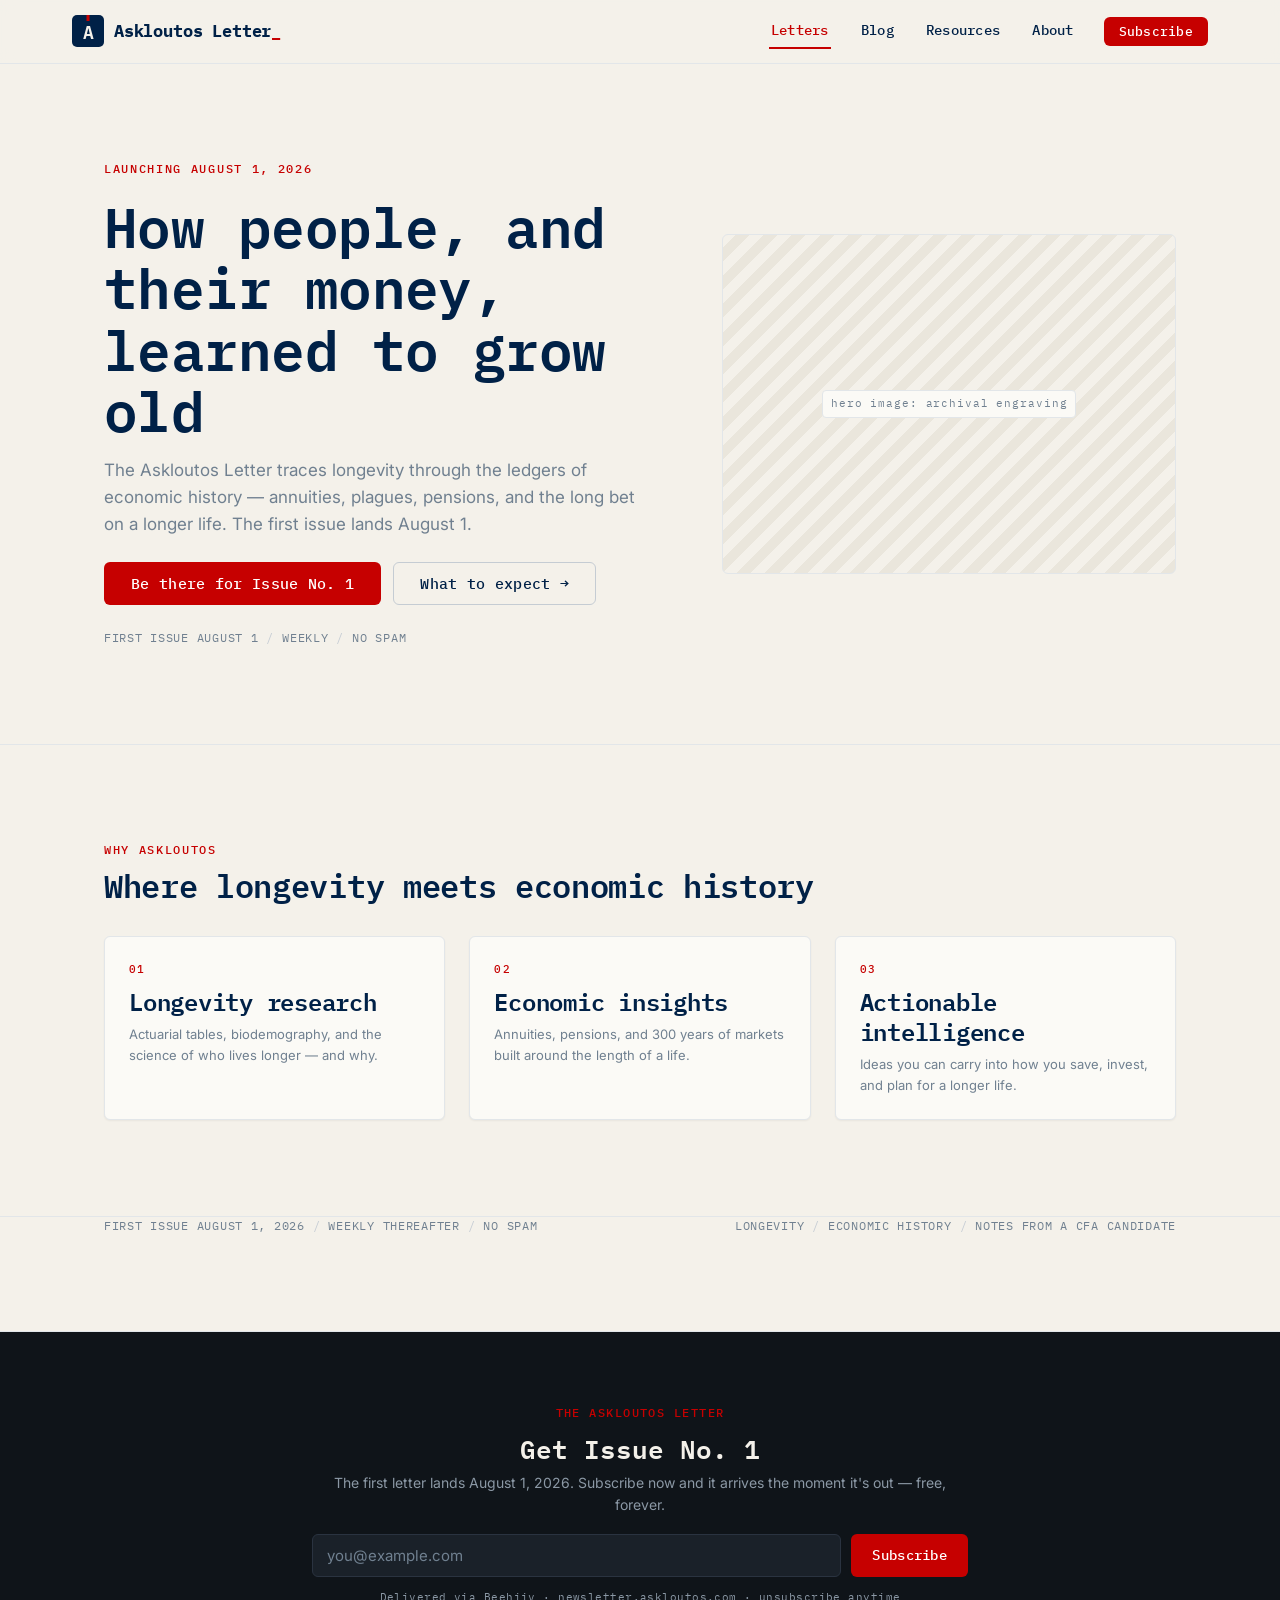
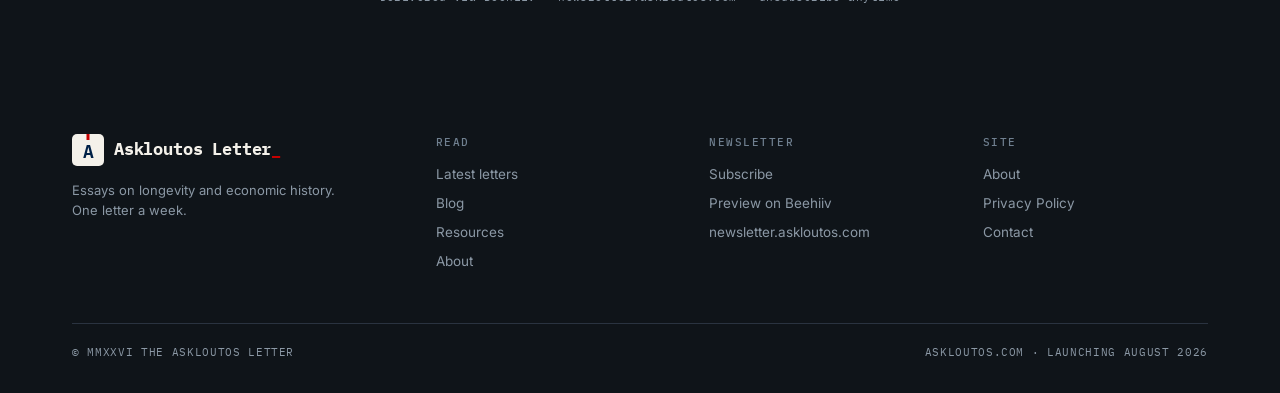
<file: index.html>
<!DOCTYPE html>
<html lang="en">
<head>
    <!-- Google tag (gtag.js) -->
    <script async src="https://www.googletagmanager.com/gtag/js?id=G-WVNJ2CNV35"></script>
    <script>
      window.dataLayer = window.dataLayer || [];
      function gtag(){dataLayer.push(arguments);}
      gtag('js', new Date());
      gtag('config', 'G-WVNJ2CNV35');
    </script>
    <meta charset="UTF-8">
    <meta name="viewport" content="width=device-width, initial-scale=1.0">
    <title>Askloutos: Longevity & Economic History Newsletter</title>
    <meta name="description" content="The Askloutos Letter explores the intersection of longevity research and economic history — annuities, plagues, pensions, and the long bet on a longer life.">
    <meta name="keywords" content="longevity, economics, financial history, wealth management, longevity research">
    <meta name="author" content="Kent Lawrence">
    <link rel="canonical" href="https://askloutos.com/">
    <meta property="og:title" content="Askloutos: Longevity & Economic History">
    <meta property="og:description" content="Explore the intersection of longevity research and economic history.">
    <meta property="og:type" content="website">
    <meta property="og:url" content="https://askloutos.com">
    <meta property="og:image" content="https://askloutos.com/assets/logo-combined.svg">
    <link rel="stylesheet" href="css/style.css">
</head>
<body>
    <header class="site-header">
        <div class="nav-inner">
            <a class="brand" href="index.html">
                <span class="brand-mark">A</span>
                <span class="brand-word">Askloutos Letter<i>_</i></span>
            </a>
            <input type="checkbox" id="nav-toggle" class="nav-toggle-input">
            <label for="nav-toggle" class="nav-toggle" aria-label="Menu"><span></span></label>
            <nav class="nav-links">
                <a class="nav-link is-active" href="index.html">Letters</a>
                <a class="nav-link" href="blog.html">Blog</a>
                <a class="nav-link" href="resources.html">Resources</a>
                <a class="nav-link" href="about.html">About</a>
                <a class="btn btn-accent btn-sm nav-cta" href="https://newsletter.askloutos.com">Subscribe</a>
            </nav>
        </div>
    </header>

    <main>
        <!-- Hero -->
        <section class="hero section section-rule">
            <div class="container hero-grid">
                <div class="hero-copy">
                    <div class="kicker">LAUNCHING AUGUST 1, 2026</div>
                    <h1 class="hero-title">How people, and their money, learned to grow old</h1>
                    <p class="hero-lede">The Askloutos Letter traces longevity through the ledgers of economic history — annuities, plagues, pensions, and the long bet on a longer life. The first issue lands August 1.</p>
                    <div class="hero-actions">
                        <a class="btn btn-accent btn-lg" href="https://newsletter.askloutos.com/subscribe">Be there for Issue No. 1</a>
                        <a class="btn btn-secondary btn-lg" href="#why">What to expect →</a>
                    </div>
                    <div class="meta mt-2">FIRST ISSUE AUGUST 1 <span>/</span> WEEKLY <span>/</span> NO SPAM</div>
                </div>
                <div class="hero-media"><span>hero image: archival engraving</span></div>
            </div>
        </section>

        <!-- Value proposition -->
        <section id="why" class="section section-rule">
            <div class="container">
                <div class="kicker mb-2">WHY ASKLOUTOS</div>
                <h2 class="mb-6">Where longevity meets economic history</h2>
                <div class="card-grid">
                    <div class="card">
                        <div class="post-card-kicker">01</div>
                        <h3 class="mt-2 mb-2">Longevity research</h3>
                        <p class="text-small m-0">Actuarial tables, biodemography, and the science of who lives longer — and why.</p>
                    </div>
                    <div class="card">
                        <div class="post-card-kicker">02</div>
                        <h3 class="mt-2 mb-2">Economic insights</h3>
                        <p class="text-small m-0">Annuities, pensions, and 300 years of markets built around the length of a life.</p>
                    </div>
                    <div class="card">
                        <div class="post-card-kicker">03</div>
                        <h3 class="mt-2 mb-2">Actionable intelligence</h3>
                        <p class="text-small m-0">Ideas you can carry into how you save, invest, and plan for a longer life.</p>
                    </div>
                </div>
            </div>
        </section>

        <!-- Topics strip -->
        <section class="section section-rule" style="padding-top:0;">
            <div class="container">
                <div class="flex flex-wrap gap-6 items-baseline justify-between">
                    <div class="meta">FIRST ISSUE AUGUST 1, 2026 <span>/</span> WEEKLY THEREAFTER <span>/</span> NO SPAM</div>
                    <div class="meta">LONGEVITY <span>/</span> ECONOMIC HISTORY <span>/</span> NOTES FROM A CFA CANDIDATE</div>
                </div>
            </div>
        </section>

        <!-- Dark signup band (Beehiiv stand-in) -->
        <section class="signup-band">
            <div class="signup-band-inner">
                <div class="signup signup-dark">
                    <div class="signup-kicker">THE ASKLOUTOS LETTER</div>
                    <div class="signup-heading">Get Issue No. 1</div>
                    <p class="signup-sub">The first letter lands August 1, 2026. Subscribe now and it arrives the moment it's out — free, forever.</p>
                    <form class="signup-row" action="https://newsletter.askloutos.com/subscribe" method="get">
                        <input class="input input-dark" type="email" name="email" placeholder="you@example.com" aria-label="Email address">
                        <button class="btn btn-accent" type="submit">Subscribe</button>
                    </form>
                    <div class="signup-legal">Delivered via Beehiiv · newsletter.askloutos.com · unsubscribe anytime</div>
                </div>
            </div>
        </section>
    </main>

    <footer class="site-footer">
        <div class="footer-inner">
            <div class="footer-grid">
                <div class="footer-brand">
                    <a class="brand brand-inverse" href="index.html">
                        <span class="brand-mark">A</span>
                        <span class="brand-word">Askloutos Letter<i>_</i></span>
                    </a>
                    <p>Essays on longevity and economic history. One letter a week.</p>
                </div>
                <div class="footer-col">
                    <div class="footer-col-title">READ</div>
                    <a href="index.html">Latest letters</a>
                    <a href="blog.html">Blog</a>
                    <a href="resources.html">Resources</a>
                    <a href="about.html">About</a>
                </div>
                <div class="footer-col">
                    <div class="footer-col-title">NEWSLETTER</div>
                    <a href="https://newsletter.askloutos.com/subscribe">Subscribe</a>
                    <a href="https://newsletter.askloutos.com">Preview on Beehiiv</a>
                    <a href="https://newsletter.askloutos.com">newsletter.askloutos.com</a>
                </div>
                <div class="footer-col">
                    <div class="footer-col-title">SITE</div>
                    <a href="about.html">About</a>
                    <a href="privacy.html">Privacy Policy</a>
                    <a href="mailto:greg@askloutos.com">Contact</a>
                </div>
            </div>
            <div class="footer-legal">
                <span>© MMXXVI THE ASKLOUTOS LETTER</span>
                <span>ASKLOUTOS.COM · LAUNCHING AUGUST 2026</span>
            </div>
        </div>
    </footer>
</body>
</html>
</file>
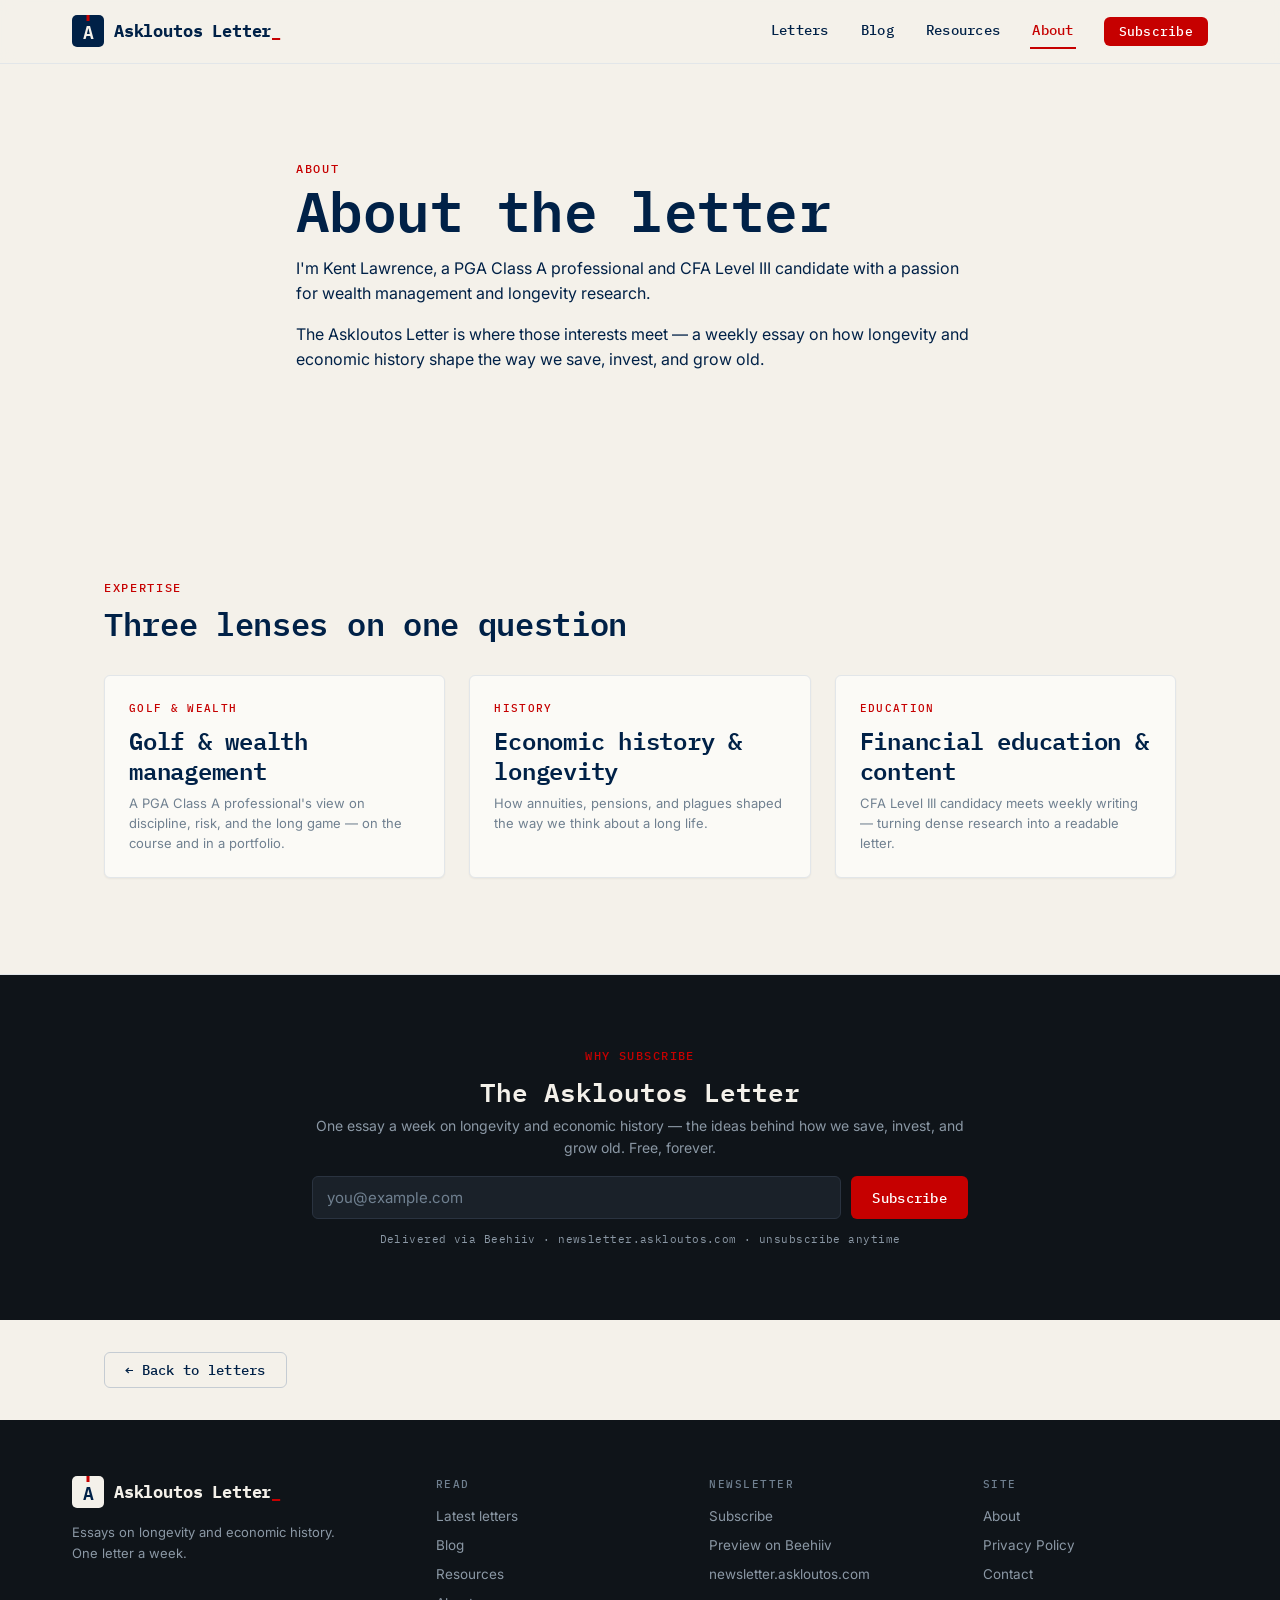
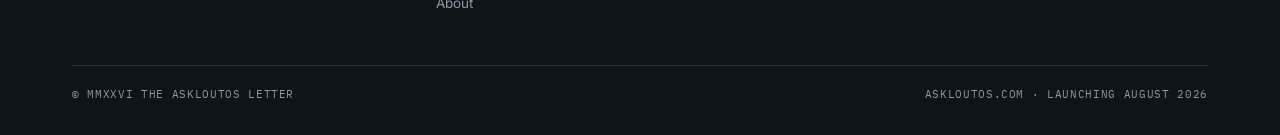
<file: about.html>
<!DOCTYPE html>
<html lang="en">
<head>
    <!-- Google tag (gtag.js) -->
    <script async src="https://www.googletagmanager.com/gtag/js?id=G-WVNJ2CNV35"></script>
    <script>
      window.dataLayer = window.dataLayer || [];
      function gtag(){dataLayer.push(arguments);}
      gtag('js', new Date());
      gtag('config', 'G-WVNJ2CNV35');
    </script>
    <meta charset="UTF-8">
    <meta name="viewport" content="width=device-width, initial-scale=1.0">
    <title>About Kent Lawrence | Askloutos</title>
    <meta name="description" content="Learn about Kent Lawrence, PGA professional and CFA Level III candidate exploring longevity, economics, and wealth management.">
    <meta name="keywords" content="longevity, economics, financial history, wealth management, Kent Lawrence">
    <meta name="author" content="Kent Lawrence">
    <link rel="canonical" href="https://askloutos.com/about.html">
    <meta property="og:title" content="About Kent Lawrence | Askloutos">
    <meta property="og:description" content="PGA professional and CFA Level III candidate exploring longevity, economics, and wealth management.">
    <meta property="og:type" content="website">
    <meta property="og:url" content="https://askloutos.com/about.html">
    <meta property="og:image" content="https://askloutos.com/assets/logo-combined.svg">
    <link rel="stylesheet" href="css/style.css">
</head>
<body>
    <header class="site-header">
        <div class="nav-inner">
            <a class="brand" href="index.html">
                <span class="brand-mark">A</span>
                <span class="brand-word">Askloutos Letter<i>_</i></span>
            </a>
            <input type="checkbox" id="nav-toggle" class="nav-toggle-input">
            <label for="nav-toggle" class="nav-toggle" aria-label="Menu"><span></span></label>
            <nav class="nav-links">
                <a class="nav-link" href="index.html">Letters</a>
                <a class="nav-link" href="blog.html">Blog</a>
                <a class="nav-link" href="resources.html">Resources</a>
                <a class="nav-link is-active" href="about.html">About</a>
                <a class="btn btn-accent btn-sm nav-cta" href="https://newsletter.askloutos.com">Subscribe</a>
            </nav>
        </div>
    </header>

    <main>
        <section class="section">
            <div class="container-narrow">
                <div class="kicker">ABOUT</div>
                <h1>About the letter</h1>
                <p>I'm Kent Lawrence, a PGA Class A professional and CFA Level III candidate with a passion for wealth management and longevity research.</p>
                <p>The Askloutos Letter is where those interests meet — a weekly essay on how longevity and economic history shape the way we save, invest, and grow old.</p>
            </div>
        </section>

        <!-- Expertise pillars -->
        <section class="section section-rule">
            <div class="container">
                <div class="kicker mb-2">EXPERTISE</div>
                <h2 class="mb-6">Three lenses on one question</h2>
                <div class="card-grid">
                    <div class="card">
                        <div class="post-card-kicker">Golf &amp; wealth</div>
                        <h3 class="mt-2 mb-2">Golf &amp; wealth management</h3>
                        <p class="text-small m-0">A PGA Class A professional's view on discipline, risk, and the long game — on the course and in a portfolio.</p>
                    </div>
                    <div class="card">
                        <div class="post-card-kicker">History</div>
                        <h3 class="mt-2 mb-2">Economic history &amp; longevity</h3>
                        <p class="text-small m-0">How annuities, pensions, and plagues shaped the way we think about a long life.</p>
                    </div>
                    <div class="card">
                        <div class="post-card-kicker">Education</div>
                        <h3 class="mt-2 mb-2">Financial education &amp; content</h3>
                        <p class="text-small m-0">CFA Level III candidacy meets weekly writing — turning dense research into a readable letter.</p>
                    </div>
                </div>
            </div>
        </section>

        <!-- Newsletter pitch -->
        <section class="signup-band">
            <div class="signup-band-inner">
                <div class="signup signup-dark">
                    <div class="signup-kicker">WHY SUBSCRIBE</div>
                    <div class="signup-heading">The Askloutos Letter</div>
                    <p class="signup-sub">One essay a week on longevity and economic history — the ideas behind how we save, invest, and grow old. Free, forever.</p>
                    <form class="signup-row" action="https://newsletter.askloutos.com/subscribe" method="get">
                        <input class="input input-dark" type="email" name="email" placeholder="you@example.com" aria-label="Email address">
                        <button class="btn btn-accent" type="submit">Subscribe</button>
                    </form>
                    <div class="signup-legal">Delivered via Beehiiv · newsletter.askloutos.com · unsubscribe anytime</div>
                </div>
            </div>
        </section>

        <div class="container mt-6 mb-6">
            <a class="btn btn-secondary" href="index.html">← Back to letters</a>
        </div>
    </main>

    <footer class="site-footer">
        <div class="footer-inner">
            <div class="footer-grid">
                <div class="footer-brand">
                    <a class="brand brand-inverse" href="index.html">
                        <span class="brand-mark">A</span>
                        <span class="brand-word">Askloutos Letter<i>_</i></span>
                    </a>
                    <p>Essays on longevity and economic history. One letter a week.</p>
                </div>
                <div class="footer-col">
                    <div class="footer-col-title">READ</div>
                    <a href="index.html">Latest letters</a>
                    <a href="blog.html">Blog</a>
                    <a href="resources.html">Resources</a>
                    <a href="about.html">About</a>
                </div>
                <div class="footer-col">
                    <div class="footer-col-title">NEWSLETTER</div>
                    <a href="https://newsletter.askloutos.com/subscribe">Subscribe</a>
                    <a href="https://newsletter.askloutos.com">Preview on Beehiiv</a>
                    <a href="https://newsletter.askloutos.com">newsletter.askloutos.com</a>
                </div>
                <div class="footer-col">
                    <div class="footer-col-title">SITE</div>
                    <a href="about.html">About</a>
                    <a href="privacy.html">Privacy Policy</a>
                    <a href="mailto:greg@askloutos.com">Contact</a>
                </div>
            </div>
            <div class="footer-legal">
                <span>© MMXXVI THE ASKLOUTOS LETTER</span>
                <span>ASKLOUTOS.COM · LAUNCHING AUGUST 2026</span>
            </div>
        </div>
    </footer>
</body>
</html>
</file>
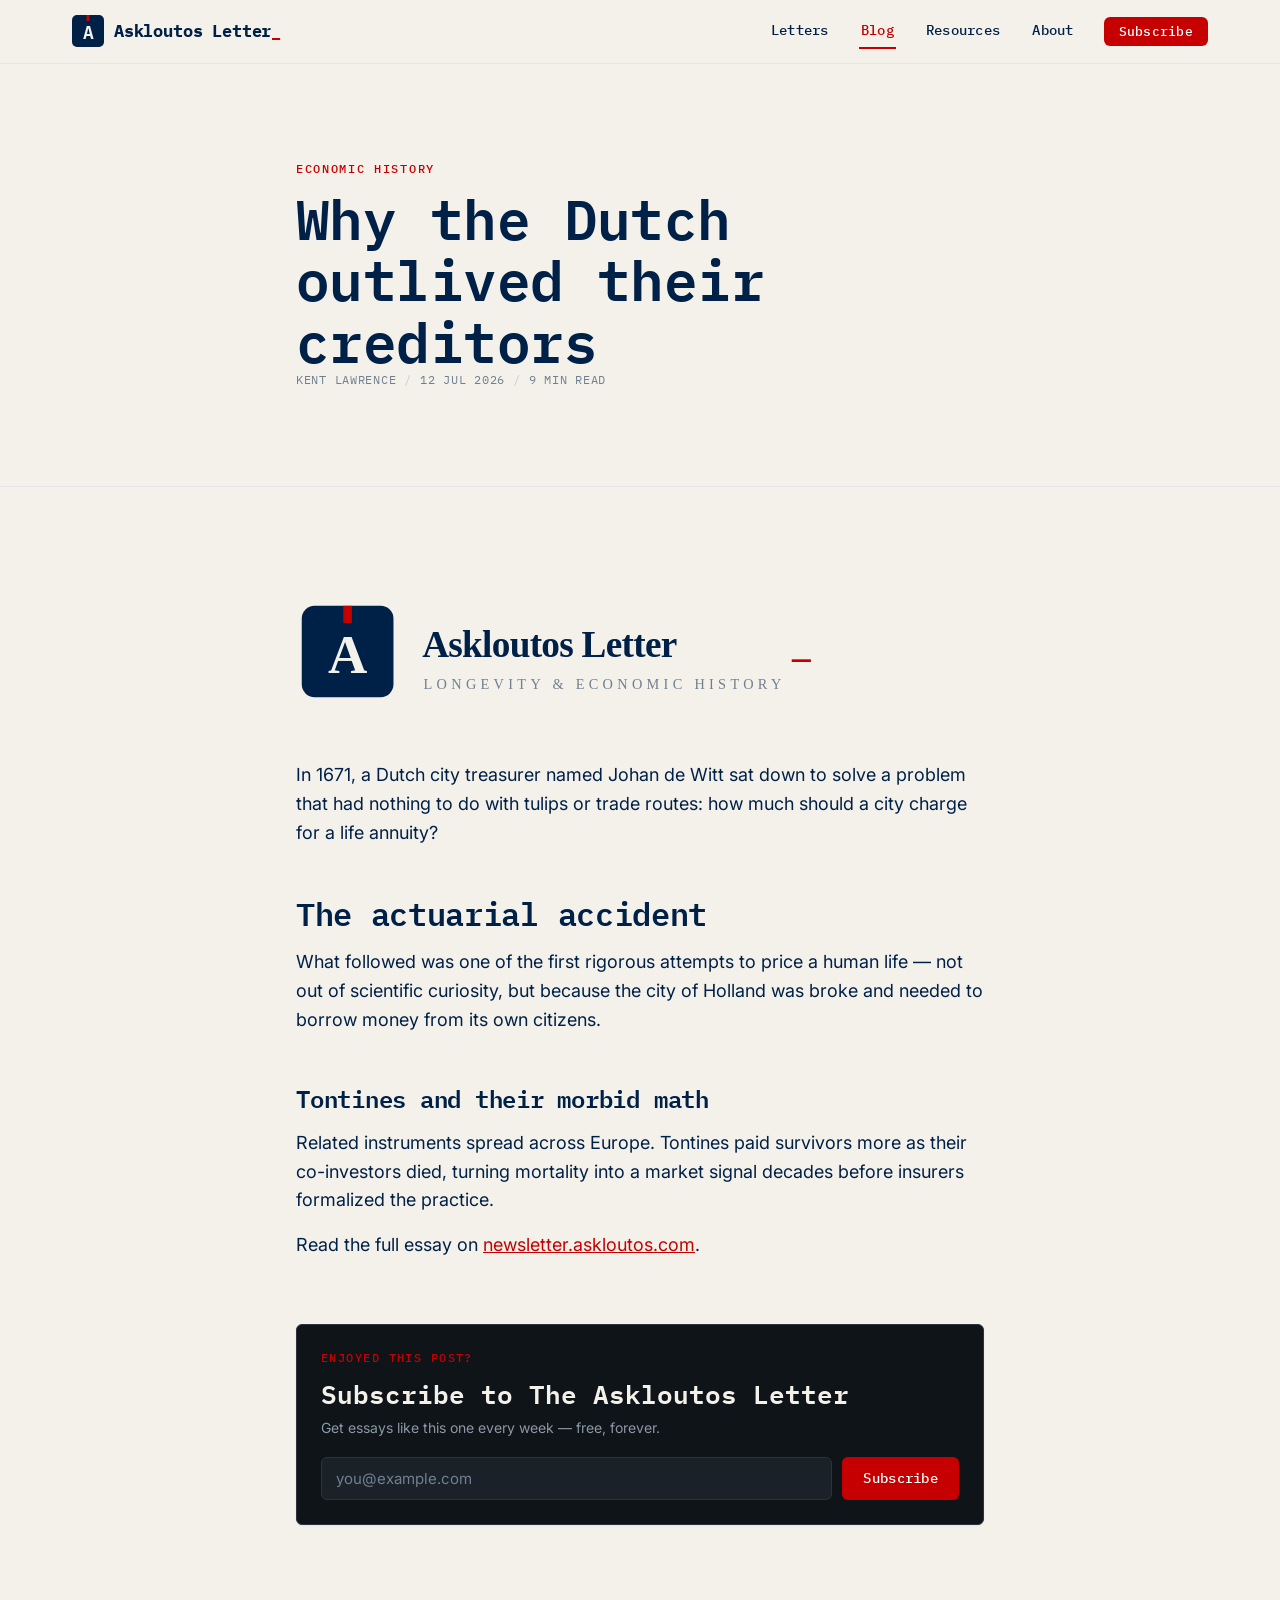
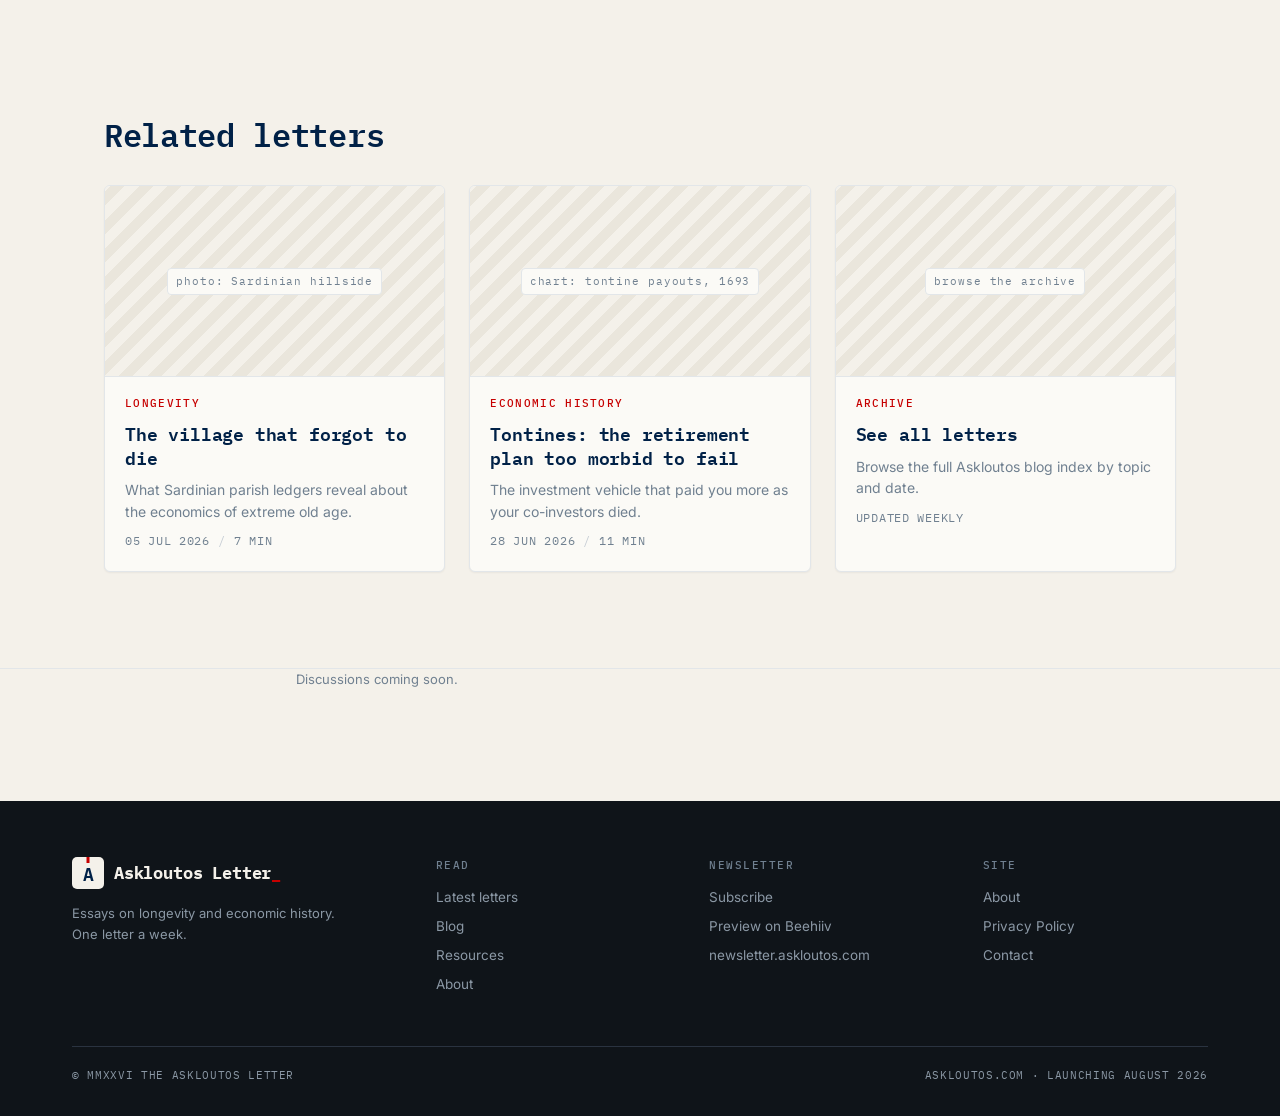
<file: blog-post.html>
<!DOCTYPE html>
<html lang="en">
<head>
    <!-- Google tag (gtag.js) -->
    <script async src="https://www.googletagmanager.com/gtag/js?id=G-WVNJ2CNV35"></script>
    <script>
      window.dataLayer = window.dataLayer || [];
      function gtag(){dataLayer.push(arguments);}
      gtag('js', new Date());
      gtag('config', 'G-WVNJ2CNV35');
    </script>
    <meta charset="UTF-8">
    <meta name="viewport" content="width=device-width, initial-scale=1.0">
    <title>Why the Dutch Outlived Their Creditors | Askloutos</title>
    <meta name="description" content="Annuities, tontines, and the first actuarial tables — how 17th-century finance accidentally invented longevity science.">
    <meta name="keywords" content="longevity, economics, financial history, annuities, tontines">
    <meta name="author" content="Kent Lawrence">
    <meta name="robots" content="noindex">
    <link rel="canonical" href="https://askloutos.com/blog-post.html">
    <meta property="og:title" content="Why the Dutch Outlived Their Creditors">
    <meta property="og:description" content="Annuities, tontines, and the first actuarial tables — how 17th-century finance accidentally invented longevity science.">
    <meta property="og:type" content="article">
    <meta property="og:url" content="https://askloutos.com/blog-post.html">
    <meta property="og:image" content="https://askloutos.com/assets/logo-combined.svg">
    <link rel="stylesheet" href="css/style.css">
    <style>
        .post-body { max-width: var(--content-max); margin: 0 auto; font-size: 18px; line-height: 1.6; }
        .post-body h2, .post-body h3 { color: var(--color-navy); margin-top: var(--space-7); }
        .post-body a { text-decoration: underline; }
        .post-body a:hover { color: var(--color-crimson); }
        .post-featured-image { width: 100%; max-height: 400px; object-fit: cover; border-radius: var(--radius); margin-bottom: var(--space-6); }
    </style>
</head>
<body>
    <header class="site-header">
        <div class="nav-inner">
            <a class="brand" href="index.html">
                <span class="brand-mark">A</span>
                <span class="brand-word">Askloutos Letter<i>_</i></span>
            </a>
            <input type="checkbox" id="nav-toggle" class="nav-toggle-input">
            <label for="nav-toggle" class="nav-toggle" aria-label="Menu"><span></span></label>
            <nav class="nav-links">
                <a class="nav-link" href="index.html">Letters</a>
                <a class="nav-link is-active" href="blog.html">Blog</a>
                <a class="nav-link" href="resources.html">Resources</a>
                <a class="nav-link" href="about.html">About</a>
                <a class="btn btn-accent btn-sm nav-cta" href="https://newsletter.askloutos.com">Subscribe</a>
            </nav>
        </div>
    </header>

    <main>
        <!-- Post meta -->
        <section class="hero section section-rule">
            <div class="container-narrow">
                <div class="kicker mb-2">ECONOMIC HISTORY</div>
                <h1 class="hero-title mb-4">Why the Dutch outlived their creditors</h1>
                <div class="meta">KENT LAWRENCE <span>/</span> 12 JUL 2026 <span>/</span> 9 MIN READ</div>
            </div>
        </section>

        <!-- Post body -->
        <section class="section">
            <div class="container-narrow">
                <div class="post-body">
                    <img class="post-featured-image" src="assets/logo-combined.svg" alt="Featured image">

                    <p>In 1671, a Dutch city treasurer named Johan de Witt sat down to solve a problem that had nothing to do with tulips or trade routes: how much should a city charge for a life annuity?</p>

                    <h2>The actuarial accident</h2>
                    <p>What followed was one of the first rigorous attempts to price a human life — not out of scientific curiosity, but because the city of Holland was broke and needed to borrow money from its own citizens.</p>

                    <h3>Tontines and their morbid math</h3>
                    <p>Related instruments spread across Europe. Tontines paid survivors more as their co-investors died, turning mortality into a market signal decades before insurers formalized the practice.</p>

                    <p>Read the full essay on <a href="https://newsletter.askloutos.com">newsletter.askloutos.com</a>.</p>
                </div>

                <!-- Newsletter CTA -->
                <div class="mt-8" style="max-width: var(--content-max); margin-left:auto; margin-right:auto;">
                    <div class="card" style="background: var(--bg-dark); border-color: var(--border-dark);">
                        <div class="signup signup-dark">
                            <div class="signup-kicker">ENJOYED THIS POST?</div>
                            <div class="signup-heading">Subscribe to The Askloutos Letter</div>
                            <p class="signup-sub">Get essays like this one every week — free, forever.</p>
                            <form class="signup-row" action="https://newsletter.askloutos.com/subscribe" method="get">
                                <input class="input input-dark" type="email" name="email" placeholder="you@example.com" aria-label="Email address">
                                <button class="btn btn-accent" type="submit">Subscribe</button>
                            </form>
                        </div>
                    </div>
                </div>
            </div>
        </section>

        <!-- Related posts -->
        <section class="section section-rule">
            <div class="container">
                <h2 class="mb-6">Related letters</h2>
                <div class="card-grid">
                    <a class="post-card" href="https://newsletter.askloutos.com">
                        <div class="post-card-image"><span>photo: Sardinian hillside</span></div>
                        <div class="post-card-body">
                            <div class="post-card-kicker">Longevity</div>
                            <div class="post-card-title">The village that forgot to die</div>
                            <p class="post-card-excerpt">What Sardinian parish ledgers reveal about the economics of extreme old age.</p>
                            <div class="meta">05 JUL 2026 <span>/</span> 7 MIN</div>
                        </div>
                    </a>
                    <a class="post-card" href="https://newsletter.askloutos.com">
                        <div class="post-card-image"><span>chart: tontine payouts, 1693</span></div>
                        <div class="post-card-body">
                            <div class="post-card-kicker">Economic history</div>
                            <div class="post-card-title">Tontines: the retirement plan too morbid to fail</div>
                            <p class="post-card-excerpt">The investment vehicle that paid you more as your co-investors died.</p>
                            <div class="meta">28 JUN 2026 <span>/</span> 11 MIN</div>
                        </div>
                    </a>
                    <a class="post-card" href="blog.html">
                        <div class="post-card-image"><span>browse the archive</span></div>
                        <div class="post-card-body">
                            <div class="post-card-kicker">Archive</div>
                            <div class="post-card-title">See all letters</div>
                            <p class="post-card-excerpt">Browse the full Askloutos blog index by topic and date.</p>
                            <div class="meta">UPDATED WEEKLY</div>
                        </div>
                    </a>
                </div>
            </div>
        </section>

        <!-- Discussion placeholder -->
        <section class="section" style="padding-top:0;">
            <div class="container-narrow">
                <p class="text-small">Discussions coming soon.</p>
            </div>
        </section>
    </main>

    <footer class="site-footer">
        <div class="footer-inner">
            <div class="footer-grid">
                <div class="footer-brand">
                    <a class="brand brand-inverse" href="index.html">
                        <span class="brand-mark">A</span>
                        <span class="brand-word">Askloutos Letter<i>_</i></span>
                    </a>
                    <p>Essays on longevity and economic history. One letter a week.</p>
                </div>
                <div class="footer-col">
                    <div class="footer-col-title">READ</div>
                    <a href="index.html">Latest letters</a>
                    <a href="blog.html">Blog</a>
                    <a href="resources.html">Resources</a>
                    <a href="about.html">About</a>
                </div>
                <div class="footer-col">
                    <div class="footer-col-title">NEWSLETTER</div>
                    <a href="https://newsletter.askloutos.com/subscribe">Subscribe</a>
                    <a href="https://newsletter.askloutos.com">Preview on Beehiiv</a>
                    <a href="https://newsletter.askloutos.com">newsletter.askloutos.com</a>
                </div>
                <div class="footer-col">
                    <div class="footer-col-title">SITE</div>
                    <a href="about.html">About</a>
                    <a href="privacy.html">Privacy Policy</a>
                    <a href="mailto:greg@askloutos.com">Contact</a>
                </div>
            </div>
            <div class="footer-legal">
                <span>© MMXXVI THE ASKLOUTOS LETTER</span>
                <span>ASKLOUTOS.COM · LAUNCHING AUGUST 2026</span>
            </div>
        </div>
    </footer>
</body>
</html>
</file>
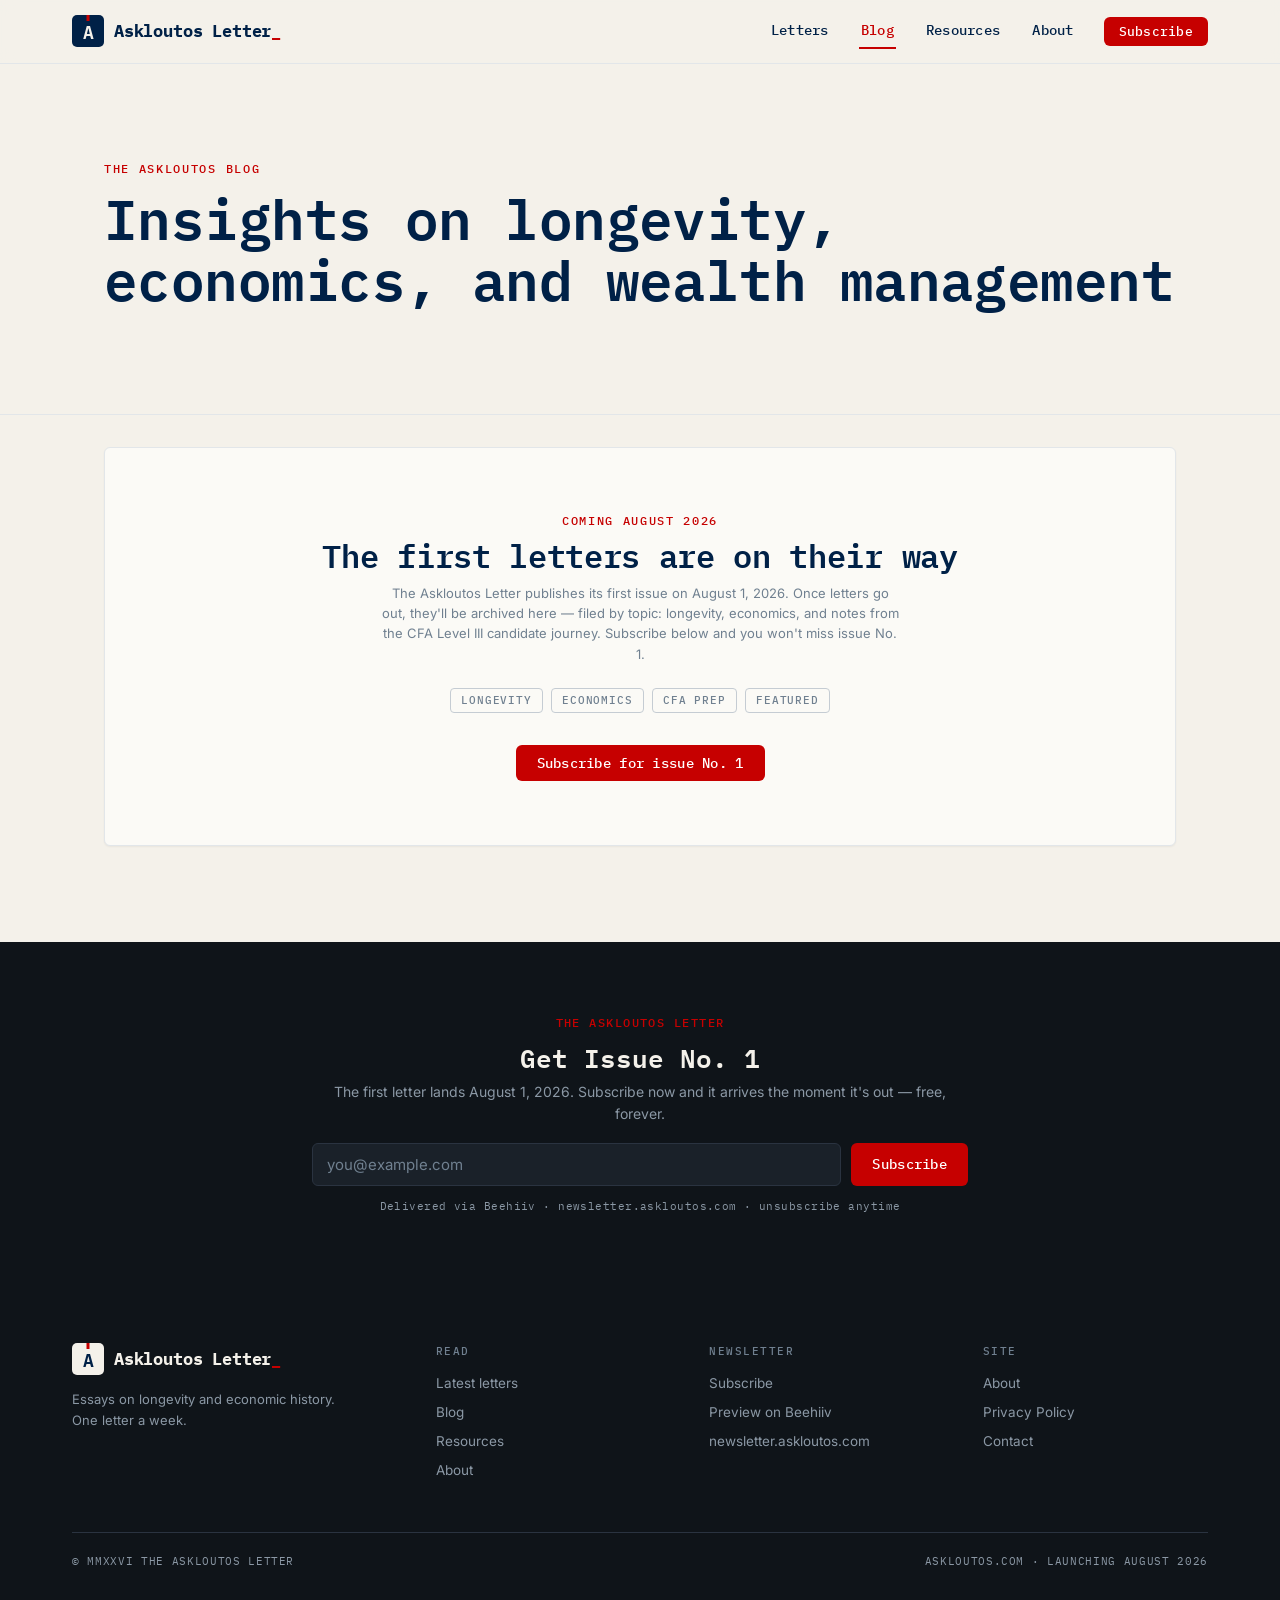
<file: blog.html>
<!DOCTYPE html>
<html lang="en">
<head>
    <!-- Google tag (gtag.js) -->
    <script async src="https://www.googletagmanager.com/gtag/js?id=G-WVNJ2CNV35"></script>
    <script>
      window.dataLayer = window.dataLayer || [];
      function gtag(){dataLayer.push(arguments);}
      gtag('js', new Date());
      gtag('config', 'G-WVNJ2CNV35');
    </script>
    <meta charset="UTF-8">
    <meta name="viewport" content="width=device-width, initial-scale=1.0">
    <title>Blog | Askloutos</title>
    <meta name="description" content="Insights on longevity, economics, and wealth management from The Askloutos Letter.">
    <meta name="keywords" content="longevity, economics, financial history, wealth management, blog">
    <meta name="author" content="Kent Lawrence">
    <link rel="canonical" href="https://askloutos.com/blog.html">
    <meta property="og:title" content="The Askloutos Blog">
    <meta property="og:description" content="Insights on longevity, economics, and wealth management.">
    <meta property="og:type" content="website">
    <meta property="og:url" content="https://askloutos.com/blog.html">
    <meta property="og:image" content="https://askloutos.com/assets/logo-combined.svg">
    <link rel="stylesheet" href="css/style.css">
</head>
<body>
    <header class="site-header">
        <div class="nav-inner">
            <a class="brand" href="index.html">
                <span class="brand-mark">A</span>
                <span class="brand-word">Askloutos Letter<i>_</i></span>
            </a>
            <input type="checkbox" id="nav-toggle" class="nav-toggle-input">
            <label for="nav-toggle" class="nav-toggle" aria-label="Menu"><span></span></label>
            <nav class="nav-links">
                <a class="nav-link" href="index.html">Letters</a>
                <a class="nav-link is-active" href="blog.html">Blog</a>
                <a class="nav-link" href="resources.html">Resources</a>
                <a class="nav-link" href="about.html">About</a>
                <a class="btn btn-accent btn-sm nav-cta" href="https://newsletter.askloutos.com">Subscribe</a>
            </nav>
        </div>
    </header>

    <main>
        <section class="section section-rule">
            <div class="container">
                <div class="kicker mb-2">THE ASKLOUTOS BLOG</div>
                <h1 class="mb-2">Insights on longevity, economics, and wealth management</h1>
            </div>
        </section>

        <section class="section" style="padding-top:var(--space-6);">
            <div class="container">
                <div class="card" style="text-align:center; padding:var(--space-8) var(--space-5);">
                    <div class="kicker mb-2">COMING AUGUST 2026</div>
                    <h2 class="mb-2">The first letters are on their way</h2>
                    <p class="text-small" style="max-width:520px; margin:0 auto var(--space-5);">The Askloutos Letter publishes its first issue on August 1, 2026. Once letters go out, they'll be archived here — filed by topic: longevity, economics, and notes from the CFA Level III candidate journey. Subscribe below and you won't miss issue No. 1.</p>
                    <div class="flex flex-wrap gap-2 justify-center">
                        <span class="tag">Longevity</span>
                        <span class="tag">Economics</span>
                        <span class="tag">CFA Prep</span>
                        <span class="tag">Featured</span>
                    </div>
                    <div class="mt-6">
                        <a class="btn btn-accent" href="https://newsletter.askloutos.com/subscribe">Subscribe for issue No. 1</a>
                    </div>
                </div>
            </div>
        </section>

        <section class="signup-band">
            <div class="signup-band-inner">
                <div class="signup signup-dark">
                    <div class="signup-kicker">THE ASKLOUTOS LETTER</div>
                    <div class="signup-heading">Get Issue No. 1</div>
                    <p class="signup-sub">The first letter lands August 1, 2026. Subscribe now and it arrives the moment it's out — free, forever.</p>
                    <form class="signup-row" action="https://newsletter.askloutos.com/subscribe" method="get">
                        <input class="input input-dark" type="email" name="email" placeholder="you@example.com" aria-label="Email address">
                        <button class="btn btn-accent" type="submit">Subscribe</button>
                    </form>
                    <div class="signup-legal">Delivered via Beehiiv · newsletter.askloutos.com · unsubscribe anytime</div>
                </div>
            </div>
        </section>
    </main>

    <footer class="site-footer">
        <div class="footer-inner">
            <div class="footer-grid">
                <div class="footer-brand">
                    <a class="brand brand-inverse" href="index.html">
                        <span class="brand-mark">A</span>
                        <span class="brand-word">Askloutos Letter<i>_</i></span>
                    </a>
                    <p>Essays on longevity and economic history. One letter a week.</p>
                </div>
                <div class="footer-col">
                    <div class="footer-col-title">READ</div>
                    <a href="index.html">Latest letters</a>
                    <a href="blog.html">Blog</a>
                    <a href="resources.html">Resources</a>
                    <a href="about.html">About</a>
                </div>
                <div class="footer-col">
                    <div class="footer-col-title">NEWSLETTER</div>
                    <a href="https://newsletter.askloutos.com/subscribe">Subscribe</a>
                    <a href="https://newsletter.askloutos.com">Preview on Beehiiv</a>
                    <a href="https://newsletter.askloutos.com">newsletter.askloutos.com</a>
                </div>
                <div class="footer-col">
                    <div class="footer-col-title">SITE</div>
                    <a href="about.html">About</a>
                    <a href="privacy.html">Privacy Policy</a>
                    <a href="mailto:greg@askloutos.com">Contact</a>
                </div>
            </div>
            <div class="footer-legal">
                <span>© MMXXVI THE ASKLOUTOS LETTER</span>
                <span>ASKLOUTOS.COM · LAUNCHING AUGUST 2026</span>
            </div>
        </div>
    </footer>
</body>
</html>
</file>
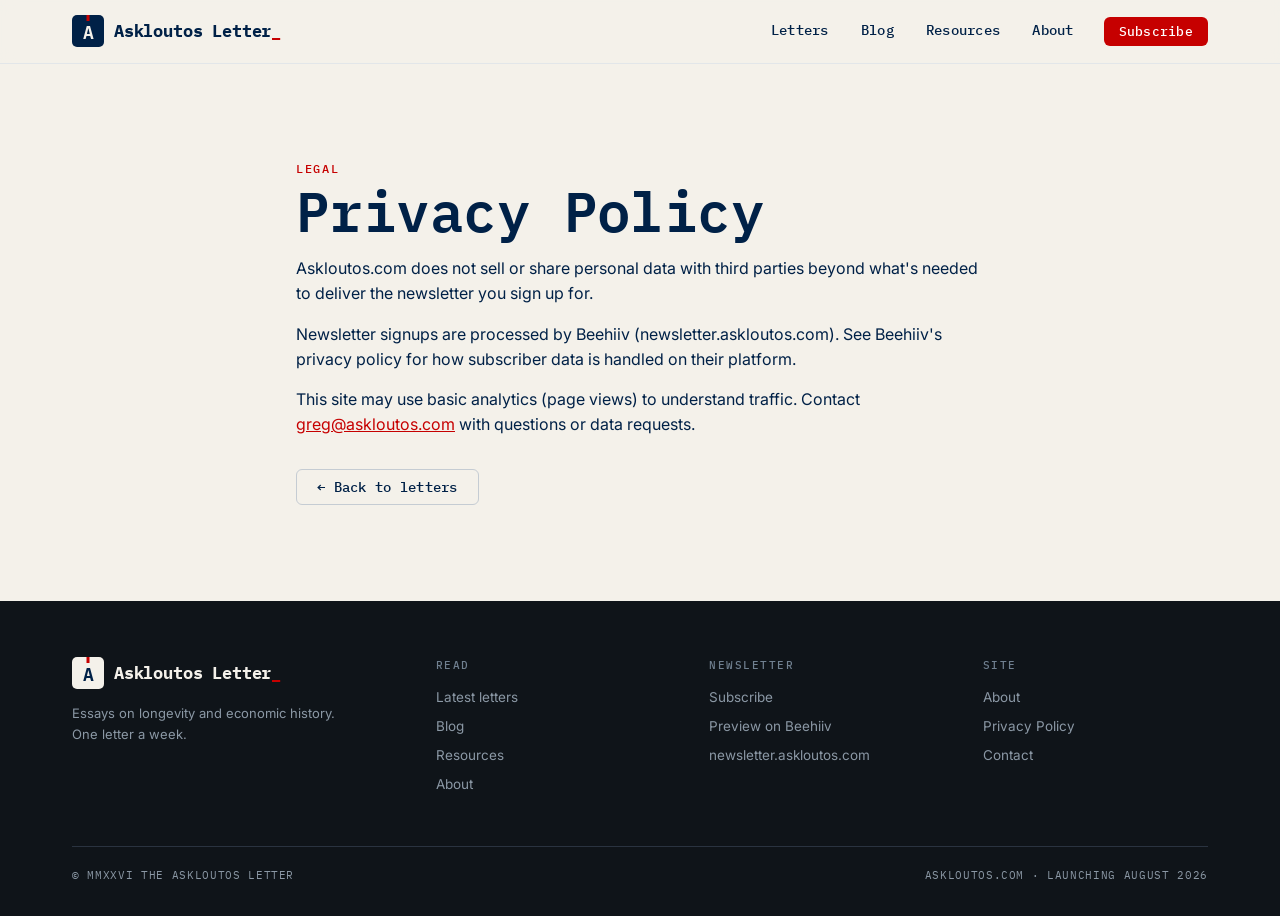
<file: privacy.html>
<!DOCTYPE html>
<html lang="en">
<head>
    <!-- Google tag (gtag.js) -->
    <script async src="https://www.googletagmanager.com/gtag/js?id=G-WVNJ2CNV35"></script>
    <script>
      window.dataLayer = window.dataLayer || [];
      function gtag(){dataLayer.push(arguments);}
      gtag('js', new Date());
      gtag('config', 'G-WVNJ2CNV35');
    </script>
    <meta charset="UTF-8">
    <meta name="viewport" content="width=device-width, initial-scale=1.0">
    <title>Privacy Policy | Askloutos</title>
    <meta name="description" content="Privacy policy for Askloutos.com and The Askloutos Letter newsletter.">
    <meta name="author" content="Kent Lawrence">
    <link rel="canonical" href="https://askloutos.com/privacy.html">
    <meta property="og:title" content="Privacy Policy | Askloutos">
    <meta property="og:type" content="website">
    <meta property="og:url" content="https://askloutos.com/privacy.html">
    <link rel="stylesheet" href="css/style.css">
</head>
<body>
    <header class="site-header">
        <div class="nav-inner">
            <a class="brand" href="index.html">
                <span class="brand-mark">A</span>
                <span class="brand-word">Askloutos Letter<i>_</i></span>
            </a>
            <input type="checkbox" id="nav-toggle" class="nav-toggle-input">
            <label for="nav-toggle" class="nav-toggle" aria-label="Menu"><span></span></label>
            <nav class="nav-links">
                <a class="nav-link" href="index.html">Letters</a>
                <a class="nav-link" href="blog.html">Blog</a>
                <a class="nav-link" href="resources.html">Resources</a>
                <a class="nav-link" href="about.html">About</a>
                <a class="btn btn-accent btn-sm nav-cta" href="https://newsletter.askloutos.com">Subscribe</a>
            </nav>
        </div>
    </header>

    <main>
        <section class="section">
            <div class="container-narrow">
                <div class="kicker">LEGAL</div>
                <h1>Privacy Policy</h1>
                <p>Askloutos.com does not sell or share personal data with third parties beyond what's needed to deliver the newsletter you sign up for.</p>
                <p>Newsletter signups are processed by Beehiiv (newsletter.askloutos.com). See Beehiiv's privacy policy for how subscriber data is handled on their platform.</p>
                <p>This site may use basic analytics (page views) to understand traffic. Contact <a href="mailto:greg@askloutos.com">greg@askloutos.com</a> with questions or data requests.</p>
                <div class="mt-6">
                    <a class="btn btn-secondary" href="index.html">← Back to letters</a>
                </div>
            </div>
        </section>
    </main>

    <footer class="site-footer">
        <div class="footer-inner">
            <div class="footer-grid">
                <div class="footer-brand">
                    <a class="brand brand-inverse" href="index.html">
                        <span class="brand-mark">A</span>
                        <span class="brand-word">Askloutos Letter<i>_</i></span>
                    </a>
                    <p>Essays on longevity and economic history. One letter a week.</p>
                </div>
                <div class="footer-col">
                    <div class="footer-col-title">READ</div>
                    <a href="index.html">Latest letters</a>
                    <a href="blog.html">Blog</a>
                    <a href="resources.html">Resources</a>
                    <a href="about.html">About</a>
                </div>
                <div class="footer-col">
                    <div class="footer-col-title">NEWSLETTER</div>
                    <a href="https://newsletter.askloutos.com/subscribe">Subscribe</a>
                    <a href="https://newsletter.askloutos.com">Preview on Beehiiv</a>
                    <a href="https://newsletter.askloutos.com">newsletter.askloutos.com</a>
                </div>
                <div class="footer-col">
                    <div class="footer-col-title">SITE</div>
                    <a href="about.html">About</a>
                    <a href="privacy.html">Privacy Policy</a>
                    <a href="mailto:greg@askloutos.com">Contact</a>
                </div>
            </div>
            <div class="footer-legal">
                <span>© MMXXVI THE ASKLOUTOS LETTER</span>
                <span>ASKLOUTOS.COM · LAUNCHING AUGUST 2026</span>
            </div>
        </div>
    </footer>
</body>
</html>
</file>
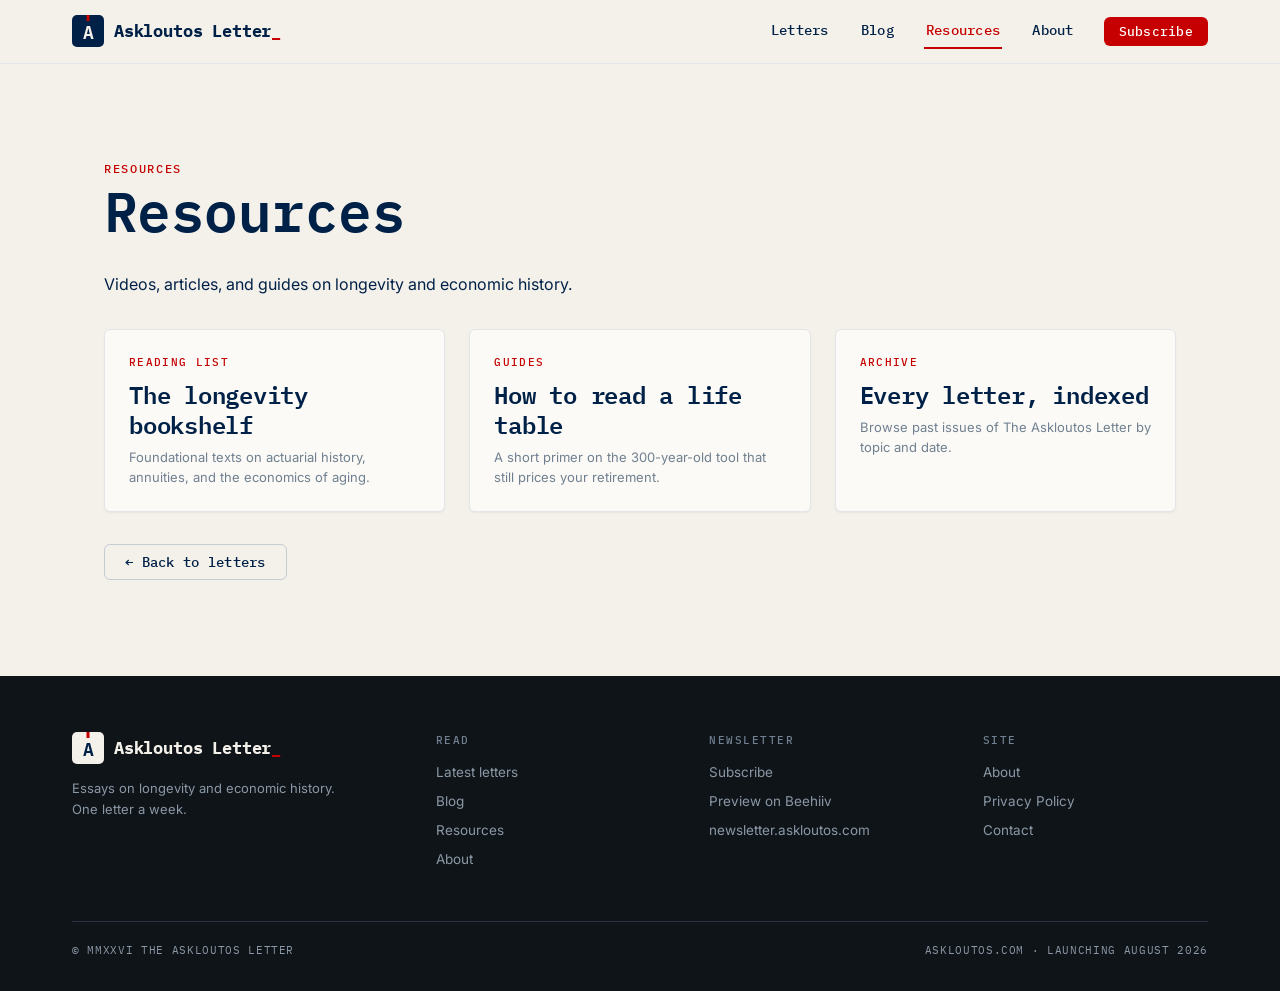
<file: resources.html>
<!DOCTYPE html>
<html lang="en">
<head>
    <!-- Google tag (gtag.js) -->
    <script async src="https://www.googletagmanager.com/gtag/js?id=G-WVNJ2CNV35"></script>
    <script>
      window.dataLayer = window.dataLayer || [];
      function gtag(){dataLayer.push(arguments);}
      gtag('js', new Date());
      gtag('config', 'G-WVNJ2CNV35');
    </script>
    <meta charset="UTF-8">
    <meta name="viewport" content="width=device-width, initial-scale=1.0">
    <title>Resources | Askloutos</title>
    <meta name="description" content="Videos, articles, and guides on longevity and economic history from The Askloutos Letter.">
    <meta name="keywords" content="longevity, economics, financial history, wealth management, reading list">
    <meta name="author" content="Kent Lawrence">
    <link rel="canonical" href="https://askloutos.com/resources.html">
    <meta property="og:title" content="Resources | Askloutos">
    <meta property="og:description" content="Videos, articles, and guides on longevity and economic history.">
    <meta property="og:type" content="website">
    <meta property="og:url" content="https://askloutos.com/resources.html">
    <meta property="og:image" content="https://askloutos.com/assets/logo-combined.svg">
    <link rel="stylesheet" href="css/style.css">
</head>
<body>
    <header class="site-header">
        <div class="nav-inner">
            <a class="brand" href="index.html">
                <span class="brand-mark">A</span>
                <span class="brand-word">Askloutos Letter<i>_</i></span>
            </a>
            <input type="checkbox" id="nav-toggle" class="nav-toggle-input">
            <label for="nav-toggle" class="nav-toggle" aria-label="Menu"><span></span></label>
            <nav class="nav-links">
                <a class="nav-link" href="index.html">Letters</a>
                <a class="nav-link" href="blog.html">Blog</a>
                <a class="nav-link is-active" href="resources.html">Resources</a>
                <a class="nav-link" href="about.html">About</a>
                <a class="btn btn-accent btn-sm nav-cta" href="https://newsletter.askloutos.com">Subscribe</a>
            </nav>
        </div>
    </header>

    <main>
        <section class="section">
            <div class="container">
                <div class="kicker">RESOURCES</div>
                <h1 class="mb-6">Resources</h1>
                <p class="mb-6">Videos, articles, and guides on longevity and economic history.</p>

                <div class="card-grid">
                    <div class="card">
                        <div class="post-card-kicker">Reading list</div>
                        <h3 class="mt-2 mb-2">The longevity bookshelf</h3>
                        <p class="text-small m-0">Foundational texts on actuarial history, annuities, and the economics of aging.</p>
                    </div>
                    <div class="card">
                        <div class="post-card-kicker">Guides</div>
                        <h3 class="mt-2 mb-2">How to read a life table</h3>
                        <p class="text-small m-0">A short primer on the 300-year-old tool that still prices your retirement.</p>
                    </div>
                    <div class="card">
                        <div class="post-card-kicker">Archive</div>
                        <h3 class="mt-2 mb-2">Every letter, indexed</h3>
                        <p class="text-small m-0">Browse past issues of The Askloutos Letter by topic and date.</p>
                    </div>
                </div>

                <div class="mt-6">
                    <a class="btn btn-secondary" href="index.html">← Back to letters</a>
                </div>
            </div>
        </section>
    </main>

    <footer class="site-footer">
        <div class="footer-inner">
            <div class="footer-grid">
                <div class="footer-brand">
                    <a class="brand brand-inverse" href="index.html">
                        <span class="brand-mark">A</span>
                        <span class="brand-word">Askloutos Letter<i>_</i></span>
                    </a>
                    <p>Essays on longevity and economic history. One letter a week.</p>
                </div>
                <div class="footer-col">
                    <div class="footer-col-title">READ</div>
                    <a href="index.html">Latest letters</a>
                    <a href="blog.html">Blog</a>
                    <a href="resources.html">Resources</a>
                    <a href="about.html">About</a>
                </div>
                <div class="footer-col">
                    <div class="footer-col-title">NEWSLETTER</div>
                    <a href="https://newsletter.askloutos.com/subscribe">Subscribe</a>
                    <a href="https://newsletter.askloutos.com">Preview on Beehiiv</a>
                    <a href="https://newsletter.askloutos.com">newsletter.askloutos.com</a>
                </div>
                <div class="footer-col">
                    <div class="footer-col-title">SITE</div>
                    <a href="about.html">About</a>
                    <a href="privacy.html">Privacy Policy</a>
                    <a href="mailto:greg@askloutos.com">Contact</a>
                </div>
            </div>
            <div class="footer-legal">
                <span>© MMXXVI THE ASKLOUTOS LETTER</span>
                <span>ASKLOUTOS.COM · LAUNCHING AUGUST 2026</span>
            </div>
        </div>
    </footer>
</body>
</html>
</file>
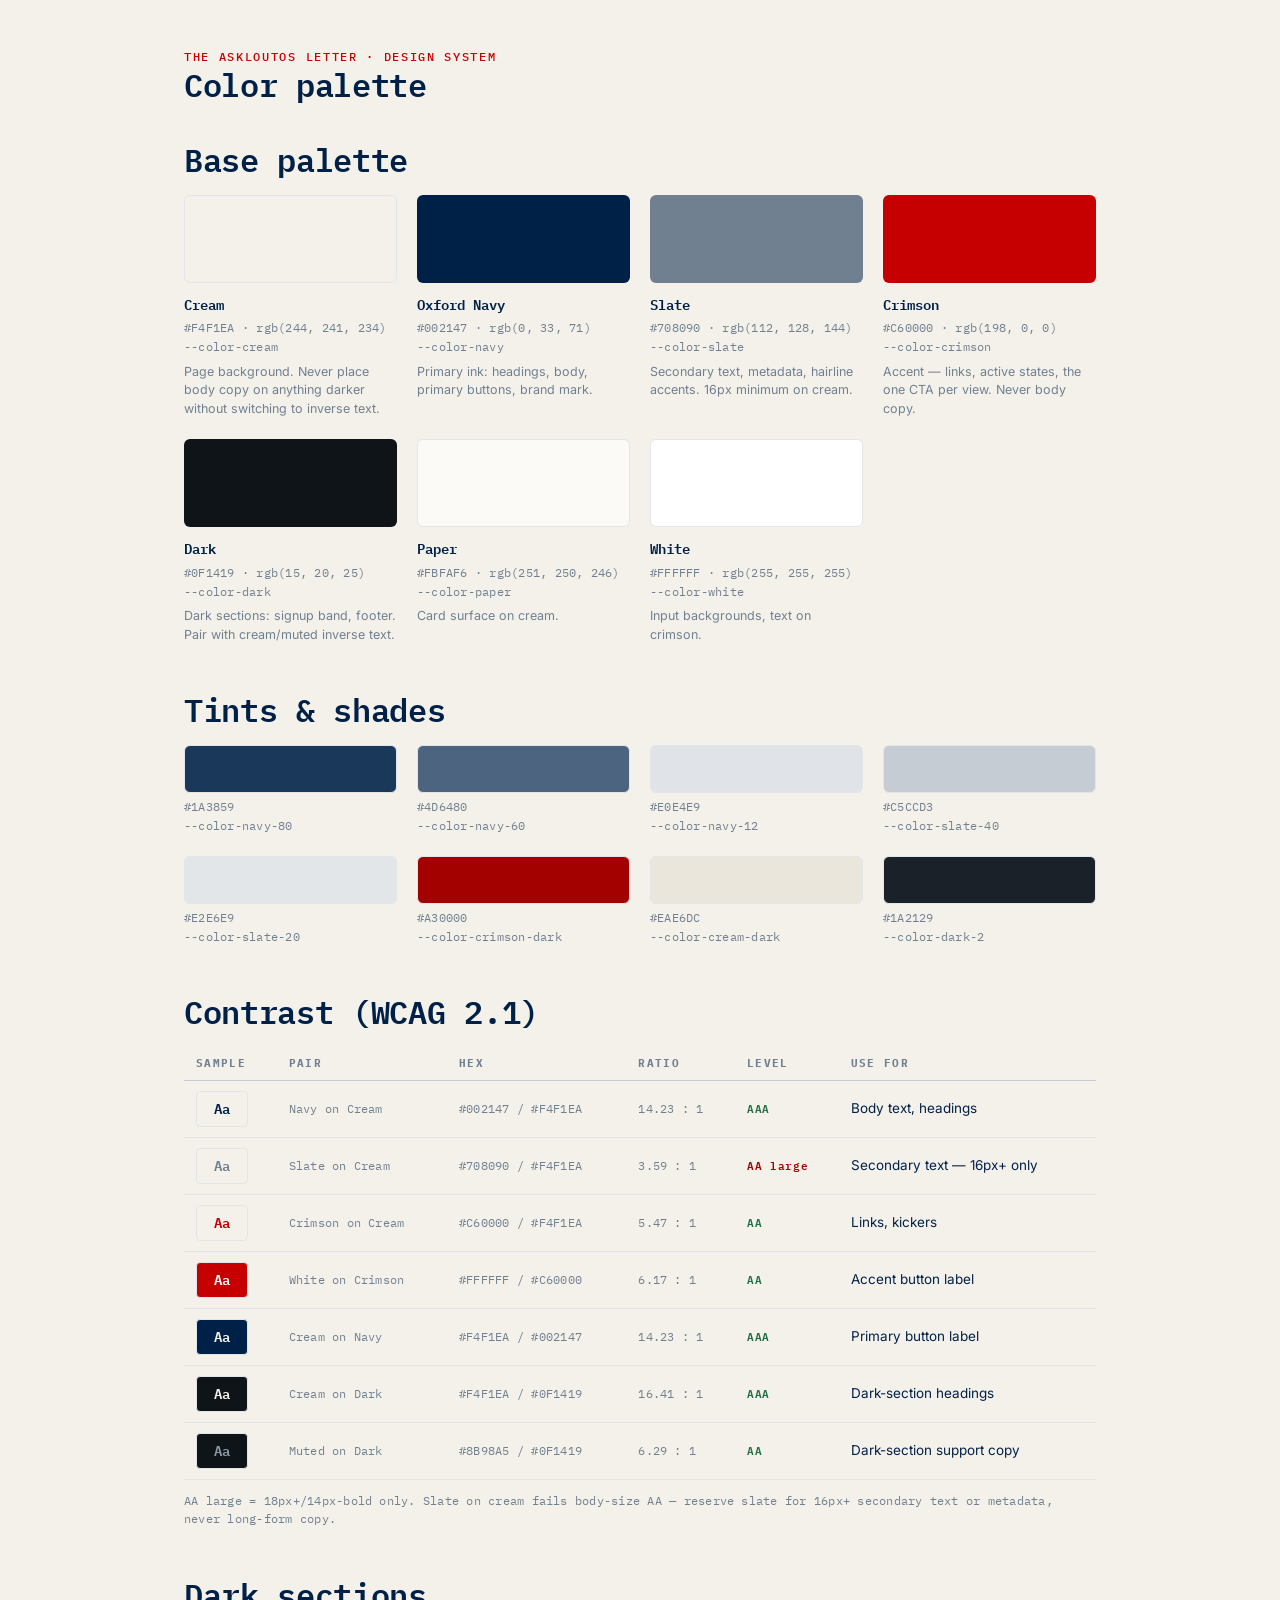
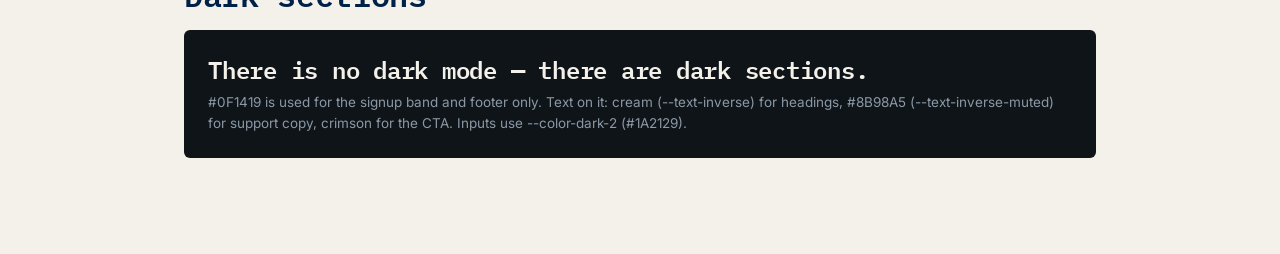
<file: assets/color-palette.html>
<!doctype html>
<html lang="en">
<head>
<meta charset="utf-8">
<meta name="viewport" content="width=device-width, initial-scale=1">
<title>Askloutos Letter — Color palette</title>
<link rel="stylesheet" href="../css/tokens.css">
<style>
  .wrap { max-width: 960px; margin: 0 auto; padding: 48px 24px 96px; }
  .mono { font-family: var(--font-mono); font-size: 12px; color: var(--text-secondary); letter-spacing: 0.02em; }
  .grid7 { display: grid; grid-template-columns: repeat(auto-fill, minmax(190px, 1fr)); gap: 20px; }
  .pal-chip { height: 88px; border-radius: var(--radius); }
  .pal-chip.sm { height: 48px; }
  .pal-name { font-family: var(--font-mono); font-weight: 600; font-size: 14px; margin-top: 10px; color: var(--text-primary); }
  .pal-code { margin-top: 4px; line-height: 1.6; }
  .pal-use { font-size: 12.5px; line-height: 1.5; color: var(--text-secondary); margin-top: 6px; }
  table { width: 100%; border-collapse: collapse; margin-top: 16px; }
  th { font-family: var(--font-mono); font-size: 11px; letter-spacing: 0.12em; text-align: left; color: var(--text-secondary); padding: 8px 12px; border-bottom: 1px solid var(--border); }
  td { padding: 10px 12px; border-bottom: 1px solid var(--border-subtle); font-size: 13.5px; vertical-align: middle; }
  .chip { display: inline-grid; place-items: center; width: 52px; height: 36px; border-radius: var(--radius-sm); font-family: var(--font-mono); font-weight: 600; }
  .badge { font-family: var(--font-mono); font-size: 11px; font-weight: 600; letter-spacing: 0.06em; color: #1F6E43; }
  .badge-warn { color: var(--color-crimson-dark); }
  .darknote { background: var(--bg-dark); border-radius: var(--radius); padding: 24px; margin-top: 12px; }
  .darknote h3 { color: var(--text-inverse); margin: 0 0 8px; }
  .darknote p { color: var(--text-inverse-muted); font-size: 13.5px; margin: 0; }
</style>
</head>
<body>
<div class="wrap">
  <div class="kicker">THE ASKLOUTOS LETTER · DESIGN SYSTEM</div>
  <h1 style="font-size:32px;">Color palette</h1>

  <h2 style="margin-top:40px;">Base palette</h2>
  <div class="grid7"><div class="pal">
    <div class="pal-chip" style="background:#F4F1EA;border:1px solid var(--border-subtle);"></div>
    <div class="pal-name">Cream</div>
    <div class="mono pal-code">#F4F1EA · rgb(244, 241, 234)<br>--color-cream</div>
    <div class="pal-use">Page background. Never place body copy on anything darker without switching to inverse text.</div>
  </div>
<div class="pal">
    <div class="pal-chip" style="background:#002147;"></div>
    <div class="pal-name">Oxford Navy</div>
    <div class="mono pal-code">#002147 · rgb(0, 33, 71)<br>--color-navy</div>
    <div class="pal-use">Primary ink: headings, body, primary buttons, brand mark.</div>
  </div>
<div class="pal">
    <div class="pal-chip" style="background:#708090;"></div>
    <div class="pal-name">Slate</div>
    <div class="mono pal-code">#708090 · rgb(112, 128, 144)<br>--color-slate</div>
    <div class="pal-use">Secondary text, metadata, hairline accents. 16px minimum on cream.</div>
  </div>
<div class="pal">
    <div class="pal-chip" style="background:#C60000;"></div>
    <div class="pal-name">Crimson</div>
    <div class="mono pal-code">#C60000 · rgb(198, 0, 0)<br>--color-crimson</div>
    <div class="pal-use">Accent — links, active states, the one CTA per view. Never body copy.</div>
  </div>
<div class="pal">
    <div class="pal-chip" style="background:#0F1419;"></div>
    <div class="pal-name">Dark</div>
    <div class="mono pal-code">#0F1419 · rgb(15, 20, 25)<br>--color-dark</div>
    <div class="pal-use">Dark sections: signup band, footer. Pair with cream/muted inverse text.</div>
  </div>
<div class="pal">
    <div class="pal-chip" style="background:#FBFAF6;border:1px solid var(--border-subtle);"></div>
    <div class="pal-name">Paper</div>
    <div class="mono pal-code">#FBFAF6 · rgb(251, 250, 246)<br>--color-paper</div>
    <div class="pal-use">Card surface on cream.</div>
  </div>
<div class="pal">
    <div class="pal-chip" style="background:#FFFFFF;border:1px solid var(--border-subtle);"></div>
    <div class="pal-name">White</div>
    <div class="mono pal-code">#FFFFFF · rgb(255, 255, 255)<br>--color-white</div>
    <div class="pal-use">Input backgrounds, text on crimson.</div>
  </div></div>

  <h2 style="margin-top:48px;">Tints &amp; shades</h2>
  <div class="grid7"><div class="pal"><div class="pal-chip sm" style="background:#1A3859;border:1px solid var(--border-subtle);"></div><div class="mono pal-code">#1A3859<br>--color-navy-80</div></div>
<div class="pal"><div class="pal-chip sm" style="background:#4D6480;border:1px solid var(--border-subtle);"></div><div class="mono pal-code">#4D6480<br>--color-navy-60</div></div>
<div class="pal"><div class="pal-chip sm" style="background:#E0E4E9;border:1px solid var(--border-subtle);"></div><div class="mono pal-code">#E0E4E9<br>--color-navy-12</div></div>
<div class="pal"><div class="pal-chip sm" style="background:#C5CCD3;border:1px solid var(--border-subtle);"></div><div class="mono pal-code">#C5CCD3<br>--color-slate-40</div></div>
<div class="pal"><div class="pal-chip sm" style="background:#E2E6E9;border:1px solid var(--border-subtle);"></div><div class="mono pal-code">#E2E6E9<br>--color-slate-20</div></div>
<div class="pal"><div class="pal-chip sm" style="background:#A30000;border:1px solid var(--border-subtle);"></div><div class="mono pal-code">#A30000<br>--color-crimson-dark</div></div>
<div class="pal"><div class="pal-chip sm" style="background:#EAE6DC;border:1px solid var(--border-subtle);"></div><div class="mono pal-code">#EAE6DC<br>--color-cream-dark</div></div>
<div class="pal"><div class="pal-chip sm" style="background:#1A2129;border:1px solid var(--border-subtle);"></div><div class="mono pal-code">#1A2129<br>--color-dark-2</div></div></div>

  <h2 style="margin-top:48px;">Contrast (WCAG 2.1)</h2>
  <table>
    <thead><tr><th>SAMPLE</th><th>PAIR</th><th>HEX</th><th>RATIO</th><th>LEVEL</th><th>USE FOR</th></tr></thead>
    <tbody><tr>
    <td><span class="chip" style="color:#002147;background:#F4F1EA;border:1px solid var(--border-subtle);">Aa</span></td>
    <td class="mono">Navy on Cream</td>
    <td class="mono">#002147 / #F4F1EA</td>
    <td class="mono">14.23 : 1</td>
    <td><span class="badge ">AAA</span></td>
    <td>Body text, headings</td>
  </tr>
<tr>
    <td><span class="chip" style="color:#708090;background:#F4F1EA;border:1px solid var(--border-subtle);">Aa</span></td>
    <td class="mono">Slate on Cream</td>
    <td class="mono">#708090 / #F4F1EA</td>
    <td class="mono">3.59 : 1</td>
    <td><span class="badge badge-warn">AA large</span></td>
    <td>Secondary text — 16px+ only</td>
  </tr>
<tr>
    <td><span class="chip" style="color:#C60000;background:#F4F1EA;border:1px solid var(--border-subtle);">Aa</span></td>
    <td class="mono">Crimson on Cream</td>
    <td class="mono">#C60000 / #F4F1EA</td>
    <td class="mono">5.47 : 1</td>
    <td><span class="badge ">AA</span></td>
    <td>Links, kickers</td>
  </tr>
<tr>
    <td><span class="chip" style="color:#FFFFFF;background:#C60000;border:1px solid var(--border-subtle);">Aa</span></td>
    <td class="mono">White on Crimson</td>
    <td class="mono">#FFFFFF / #C60000</td>
    <td class="mono">6.17 : 1</td>
    <td><span class="badge ">AA</span></td>
    <td>Accent button label</td>
  </tr>
<tr>
    <td><span class="chip" style="color:#F4F1EA;background:#002147;border:1px solid var(--border-subtle);">Aa</span></td>
    <td class="mono">Cream on Navy</td>
    <td class="mono">#F4F1EA / #002147</td>
    <td class="mono">14.23 : 1</td>
    <td><span class="badge ">AAA</span></td>
    <td>Primary button label</td>
  </tr>
<tr>
    <td><span class="chip" style="color:#F4F1EA;background:#0F1419;border:1px solid var(--border-subtle);">Aa</span></td>
    <td class="mono">Cream on Dark</td>
    <td class="mono">#F4F1EA / #0F1419</td>
    <td class="mono">16.41 : 1</td>
    <td><span class="badge ">AAA</span></td>
    <td>Dark-section headings</td>
  </tr>
<tr>
    <td><span class="chip" style="color:#8B98A5;background:#0F1419;border:1px solid var(--border-subtle);">Aa</span></td>
    <td class="mono">Muted on Dark</td>
    <td class="mono">#8B98A5 / #0F1419</td>
    <td class="mono">6.29 : 1</td>
    <td><span class="badge ">AA</span></td>
    <td>Dark-section support copy</td>
  </tr></tbody>
  </table>
  <p class="mono" style="margin-top:12px;">AA large = 18px+/14px-bold only. Slate on cream fails body-size AA — reserve slate for 16px+ secondary text or metadata, never long-form copy.</p>

  <h2 style="margin-top:48px;">Dark sections</h2>
  <div class="darknote">
    <h3>There is no dark mode — there are dark sections.</h3>
    <p>#0F1419 is used for the signup band and footer only. Text on it: cream (--text-inverse) for headings, #8B98A5 (--text-inverse-muted) for support copy, crimson for the CTA. Inputs use --color-dark-2 (#1A2129).</p>
  </div>
</div>
</body>
</html>
</file>
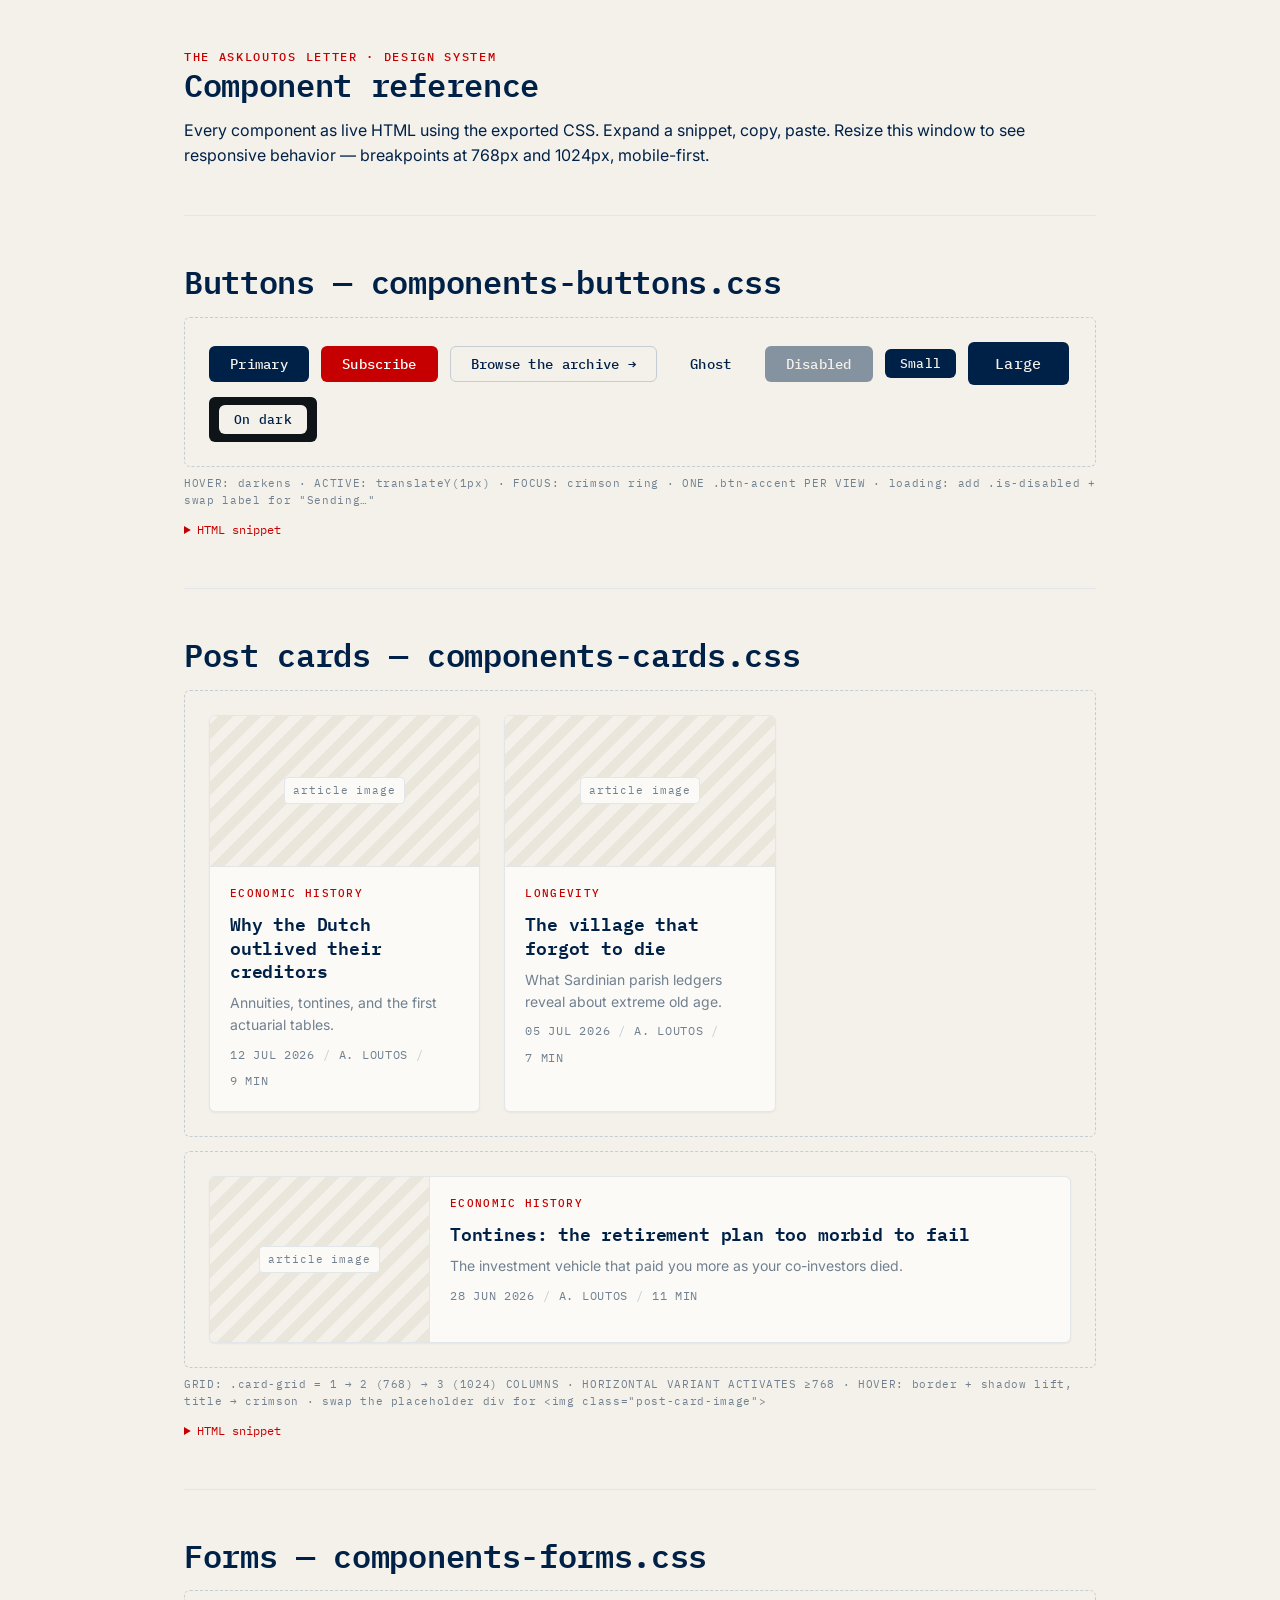
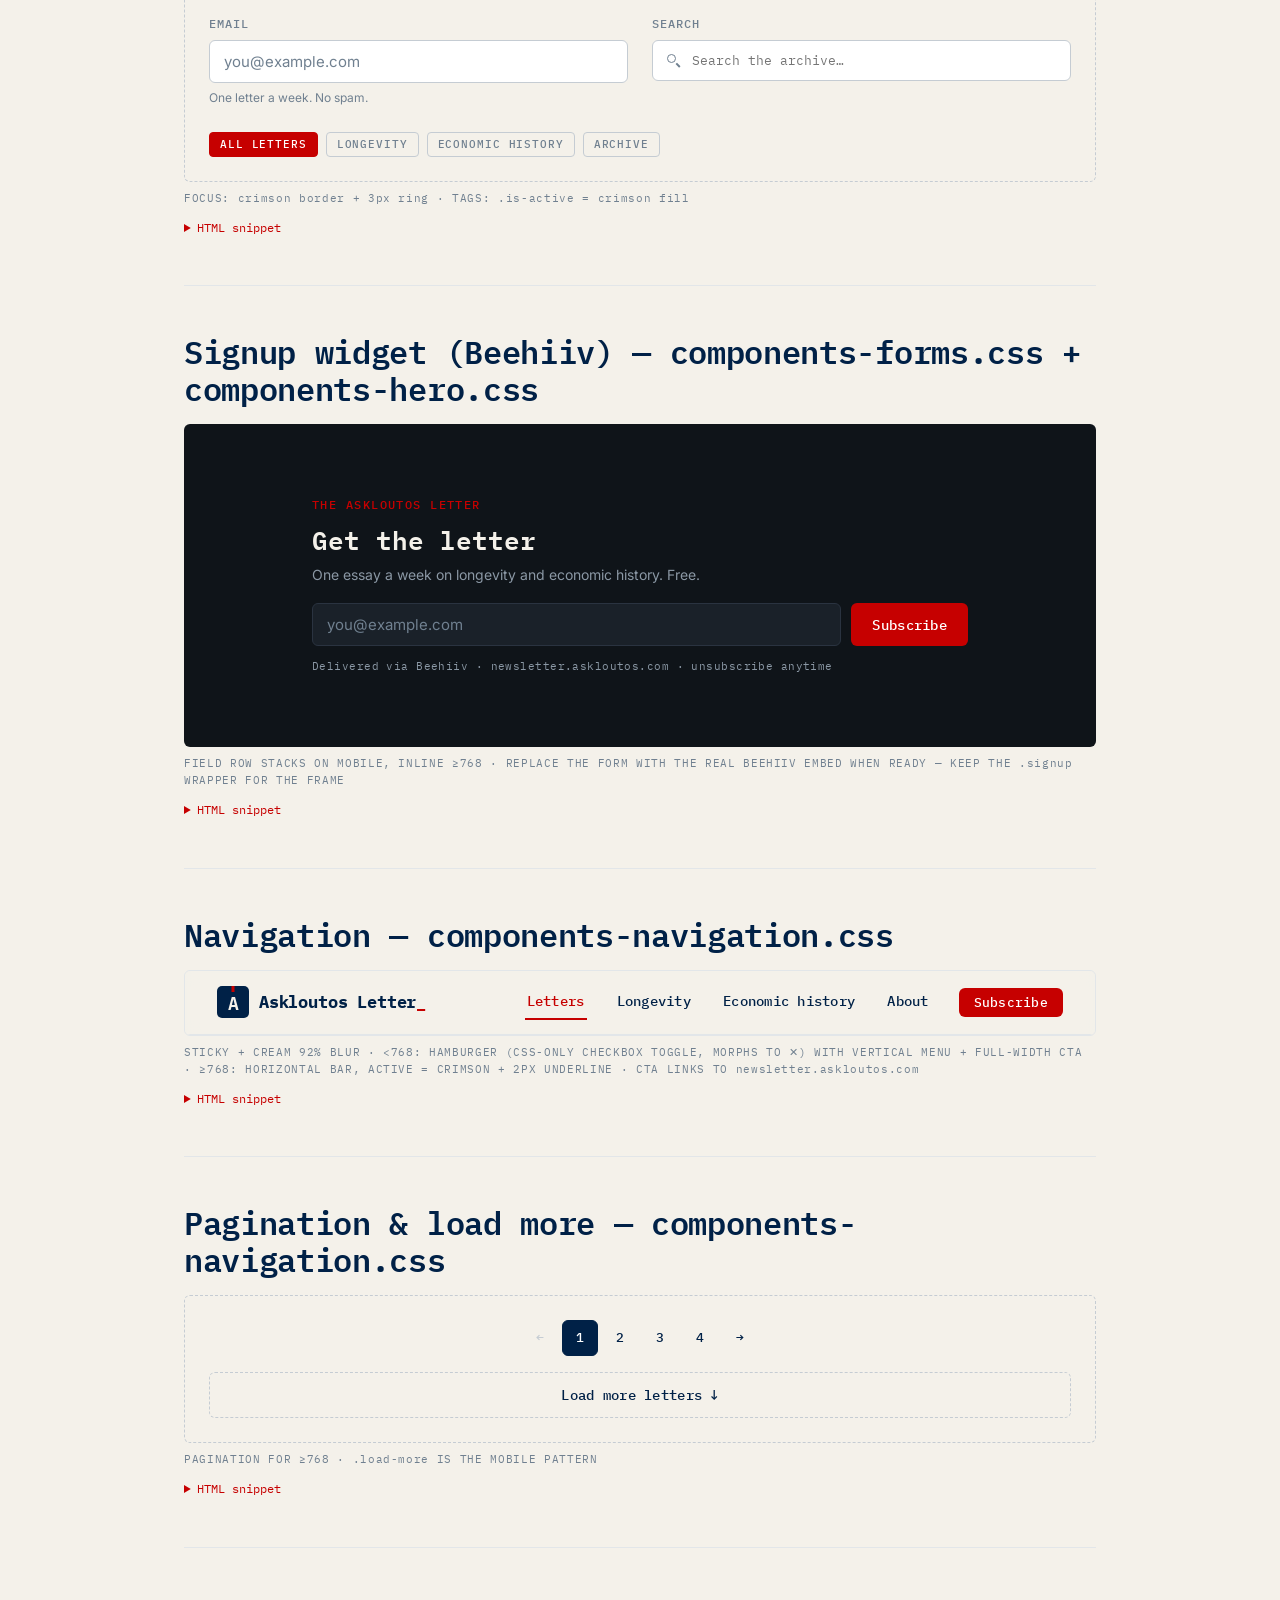
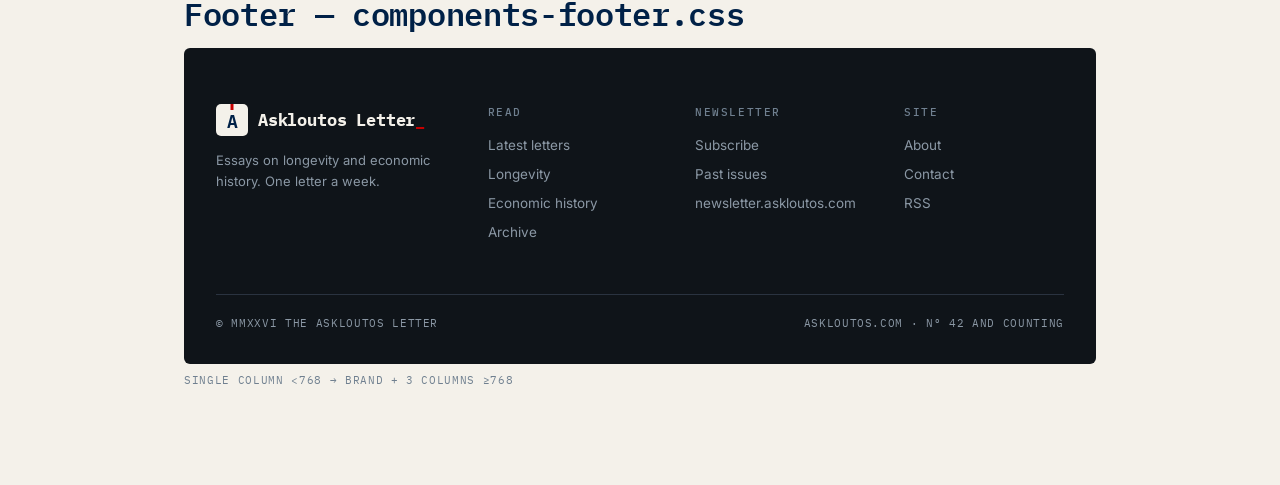
<file: assets/component-reference.html>
<!doctype html>
<html lang="en">
<head>
<meta charset="utf-8">
<meta name="viewport" content="width=device-width, initial-scale=1">
<title>Askloutos Letter — Component reference</title>
<link rel="stylesheet" href="../css/tokens.css">
<link rel="stylesheet" href="../css/components-buttons.css">
<link rel="stylesheet" href="../css/components-cards.css">
<link rel="stylesheet" href="../css/components-forms.css">
<link rel="stylesheet" href="../css/components-navigation.css">
<link rel="stylesheet" href="../css/components-hero.css">
<link rel="stylesheet" href="../css/components-footer.css">
<link rel="stylesheet" href="../css/layout-grid.css">
<link rel="stylesheet" href="../css/layout-flex.css">
<link rel="stylesheet" href="../css/layout-spacing.css">
<link rel="stylesheet" href="../css/responsive-breakpoints.css">
<style>
  .wrap { max-width: 960px; margin: 0 auto; padding: 48px 24px 96px; }
  .spec { font-family: var(--font-mono); font-size: 11px; letter-spacing: 0.06em; color: var(--text-secondary); margin: 8px 0 0; }
  .rule { border: none; border-top: 1px solid var(--border-subtle); margin: 48px 0; }
  .code { font-family: var(--font-mono); font-size: 12px; line-height: 1.7; background: var(--bg-dark); color: var(--text-inverse); border-radius: var(--radius); padding: 14px 18px; overflow-x: auto; margin: 10px 0 0; }
  .snip summary { font-family: var(--font-mono); font-size: 12px; color: var(--color-crimson); cursor: pointer; margin-top: 12px; }
  .demo { border: 1px dashed var(--border); border-radius: var(--radius); padding: 24px; margin-top: 14px; }
</style>
</head>
<body>
<div class="wrap">
  <div class="kicker">THE ASKLOUTOS LETTER · DESIGN SYSTEM</div>
  <h1 style="font-size:32px;">Component reference</h1>
  <p>Every component as live HTML using the exported CSS. Expand a snippet, copy, paste. Resize this window to see responsive behavior — breakpoints at 768px and 1024px, mobile-first.</p>

  <hr class="rule">
  <h2>Buttons — components-buttons.css</h2>
  <div class="demo flex flex-wrap items-center gap-3">
    <button class="btn">Primary</button>
    <button class="btn btn-accent">Subscribe</button>
    <button class="btn btn-secondary">Browse the archive →</button>
    <button class="btn btn-ghost">Ghost</button>
    <button class="btn" disabled>Disabled</button>
    <button class="btn btn-sm">Small</button>
    <button class="btn btn-lg">Large</button>
    <span style="background:var(--bg-dark);border-radius:var(--radius);padding:8px 10px;"><button class="btn btn-inverse btn-sm">On dark</button></span>
  </div>
  <p class="spec">HOVER: darkens · ACTIVE: translateY(1px) · FOCUS: crimson ring · ONE .btn-accent PER VIEW · loading: add .is-disabled + swap label for "Sending…"</p>
<details class="snip"><summary>HTML snippet</summary><pre class="code">&lt;a class="btn btn-accent" href="https://newsletter.askloutos.com"&gt;Subscribe&lt;/a&gt;
&lt;button class="btn btn-secondary btn-lg"&gt;Browse the archive →&lt;/button&gt;</pre></details>

  <hr class="rule">
  <h2>Post cards — components-cards.css</h2>
  <div class="demo card-grid">
    <a class="post-card" href="#">
      <div class="post-card-image"><span>article image</span></div>
      <div class="post-card-body">
        <div class="post-card-kicker">Economic history</div>
        <div class="post-card-title">Why the Dutch outlived their creditors</div>
        <p class="post-card-excerpt">Annuities, tontines, and the first actuarial tables.</p>
        <div class="meta">12 JUL 2026 <span>/</span> A. LOUTOS <span>/</span> 9 MIN</div>
      </div>
    </a>
    <a class="post-card" href="#">
      <div class="post-card-image"><span>article image</span></div>
      <div class="post-card-body">
        <div class="post-card-kicker">Longevity</div>
        <div class="post-card-title">The village that forgot to die</div>
        <p class="post-card-excerpt">What Sardinian parish ledgers reveal about extreme old age.</p>
        <div class="meta">05 JUL 2026 <span>/</span> A. LOUTOS <span>/</span> 7 MIN</div>
      </div>
    </a>
  </div>
  <div class="demo">
    <a class="post-card post-card-horizontal" href="#">
      <div class="post-card-image"><span>article image</span></div>
      <div class="post-card-body">
        <div class="post-card-kicker">Economic history</div>
        <div class="post-card-title">Tontines: the retirement plan too morbid to fail</div>
        <p class="post-card-excerpt">The investment vehicle that paid you more as your co-investors died.</p>
        <div class="meta">28 JUN 2026 <span>/</span> A. LOUTOS <span>/</span> 11 MIN</div>
      </div>
    </a>
  </div>
  <p class="spec">GRID: .card-grid = 1 → 2 (768) → 3 (1024) COLUMNS · HORIZONTAL VARIANT ACTIVATES ≥768 · HOVER: border + shadow lift, title → crimson · swap the placeholder div for &lt;img class="post-card-image"&gt;</p>
<details class="snip"><summary>HTML snippet</summary><pre class="code">&lt;a class="post-card" href="/letters/dutch-creditors"&gt;
  &lt;div class="post-card-image"&gt;&lt;span&gt;article image&lt;/span&gt;&lt;/div&gt;
  &lt;div class="post-card-body"&gt;
    &lt;div class="post-card-kicker"&gt;Economic history&lt;/div&gt;
    &lt;div class="post-card-title"&gt;Why the Dutch outlived their creditors&lt;/div&gt;
    &lt;p class="post-card-excerpt"&gt;Annuities, tontines, and the first actuarial tables.&lt;/p&gt;
    &lt;div class="meta"&gt;12 JUL 2026 &lt;span&gt;/&lt;/span&gt; A. LOUTOS &lt;span&gt;/&lt;/span&gt; 9 MIN&lt;/div&gt;
  &lt;/div&gt;
&lt;/a&gt;
&lt;!-- List layout (image left, ≥768px): add .post-card-horizontal --&gt;</pre></details>

  <hr class="rule">
  <h2>Forms — components-forms.css</h2>
  <div class="demo grid">
    <div class="col-12 col-md-6">
      <label class="field">
        <span class="field-label">Email</span>
        <input class="input" type="email" placeholder="you@example.com">
        <span class="field-hint">One letter a week. No spam.</span>
      </label>
    </div>
    <div class="col-12 col-md-6">
      <label class="field">
        <span class="field-label">Search</span>
        <div class="search"><span class="search-icon"></span><input type="search" placeholder="Search the archive…"></div>
      </label>
    </div>
    <div class="col-12 flex flex-wrap gap-2">
      <button class="tag is-active">All letters</button>
      <button class="tag">Longevity</button>
      <button class="tag">Economic history</button>
      <button class="tag">Archive</button>
    </div>
  </div>
  <p class="spec">FOCUS: crimson border + 3px ring · TAGS: .is-active = crimson fill</p>
<details class="snip"><summary>HTML snippet</summary><pre class="code">&lt;label class="field"&gt;
  &lt;span class="field-label"&gt;Email&lt;/span&gt;
  &lt;input class="input" type="email" placeholder="you@example.com"&gt;
&lt;/label&gt;

&lt;div class="search"&gt;&lt;span class="search-icon"&gt;&lt;/span&gt;
  &lt;input type="search" placeholder="Search the archive…"&gt;&lt;/div&gt;

&lt;button class="tag is-active"&gt;All letters&lt;/button&gt;</pre></details>

  <hr class="rule">
  <h2>Signup widget (Beehiiv) — components-forms.css + components-hero.css</h2>
  <div style="margin-top:14px;border-radius:var(--radius);overflow:hidden;">
    <section class="signup-band">
  <div class="signup-band-inner" style="text-align:left">
    <div class="signup signup-dark">
      <div class="signup-kicker">THE ASKLOUTOS LETTER</div>
      <div class="signup-heading">Get the letter</div>
      <p class="signup-sub">One essay a week on longevity and economic history. Free.</p>
      <form class="signup-row">
        <input class="input input-dark" type="email" placeholder="you@example.com">
        <button class="btn btn-accent" type="submit">Subscribe</button>
      </form>
      <div class="signup-legal">Delivered via Beehiiv · newsletter.askloutos.com · unsubscribe anytime</div>
    </div>
  </div>
</section>
  </div>
  <p class="spec">FIELD ROW STACKS ON MOBILE, INLINE ≥768 · REPLACE THE FORM WITH THE REAL BEEHIIV EMBED WHEN READY — KEEP THE .signup WRAPPER FOR THE FRAME</p>
<details class="snip"><summary>HTML snippet</summary><pre class="code">&lt;section class="signup-band"&gt;
  &lt;div class="signup-band-inner"&gt;
    &lt;div class="signup signup-dark"&gt;
      &lt;div class="signup-kicker"&gt;THE ASKLOUTOS LETTER&lt;/div&gt;
      &lt;div class="signup-heading"&gt;Get the letter&lt;/div&gt;
      &lt;p class="signup-sub"&gt;One essay a week on longevity and economic history. Free.&lt;/p&gt;
      &lt;form class="signup-row"&gt;
        &lt;input class="input input-dark" type="email" placeholder="you@example.com"&gt;
        &lt;button class="btn btn-accent" type="submit"&gt;Subscribe&lt;/button&gt;
      &lt;/form&gt;
      &lt;div class="signup-legal"&gt;Delivered via Beehiiv · newsletter.askloutos.com · unsubscribe anytime&lt;/div&gt;
    &lt;/div&gt;
  &lt;/div&gt;
&lt;/section&gt;</pre></details>

  <hr class="rule">
  <h2>Navigation — components-navigation.css</h2>
  <div style="border:1px solid var(--border-subtle);border-radius:var(--radius);overflow:hidden;margin-top:14px;">
    <header class="site-header" style="position:relative">
  <div class="nav-inner">
    <a class="brand" href="/">
      <span class="brand-mark">A</span>
      <span class="brand-word">Askloutos Letter<i>_</i></span>
    </a>
    <input type="checkbox" id="nav-demo" class="nav-toggle-input">
    <label for="nav-demo" class="nav-toggle" aria-label="Menu"><span></span></label>
    <nav class="nav-links">
      <a class="nav-link is-active" href="/">Letters</a>
      <a class="nav-link" href="/longevity">Longevity</a>
      <a class="nav-link" href="/economic-history">Economic history</a>
      <a class="nav-link" href="/about">About</a>
      <a class="btn btn-accent btn-sm nav-cta" href="https://newsletter.askloutos.com">Subscribe</a>
    </nav>
  </div>
</header>
  </div>
  <p class="spec">STICKY + CREAM 92% BLUR · &lt;768: HAMBURGER (CSS-ONLY CHECKBOX TOGGLE, MORPHS TO ✕) WITH VERTICAL MENU + FULL-WIDTH CTA · ≥768: HORIZONTAL BAR, ACTIVE = CRIMSON + 2PX UNDERLINE · CTA LINKS TO newsletter.askloutos.com</p>
<details class="snip"><summary>HTML snippet</summary><pre class="code">&lt;header class="site-header"&gt;
  &lt;div class="nav-inner"&gt;
    &lt;a class="brand" href="/"&gt;
      &lt;span class="brand-mark"&gt;A&lt;/span&gt;
      &lt;span class="brand-word"&gt;Askloutos Letter&lt;i&gt;_&lt;/i&gt;&lt;/span&gt;
    &lt;/a&gt;
    &lt;input type="checkbox" id="nav-toggle" class="nav-toggle-input"&gt;
    &lt;label for="nav-toggle" class="nav-toggle" aria-label="Menu"&gt;&lt;span&gt;&lt;/span&gt;&lt;/label&gt;
    &lt;nav class="nav-links"&gt;
      &lt;a class="nav-link is-active" href="/"&gt;Letters&lt;/a&gt;
      &lt;a class="nav-link" href="/longevity"&gt;Longevity&lt;/a&gt;
      &lt;a class="nav-link" href="/economic-history"&gt;Economic history&lt;/a&gt;
      &lt;a class="nav-link" href="/about"&gt;About&lt;/a&gt;
      &lt;a class="btn btn-accent btn-sm nav-cta" href="https://newsletter.askloutos.com"&gt;Subscribe&lt;/a&gt;
    &lt;/nav&gt;
  &lt;/div&gt;
&lt;/header&gt;</pre></details>

  <hr class="rule">
  <h2>Pagination &amp; load more — components-navigation.css</h2>
  <div class="demo flex-col gap-4">
    <nav class="pagination">
      <a class="page-btn is-disabled" href="#">←</a>
      <a class="page-btn is-current" href="#">1</a>
      <a class="page-btn" href="#">2</a>
      <a class="page-btn" href="#">3</a>
      <a class="page-btn" href="#">4</a>
      <a class="page-btn" href="#">→</a>
    </nav>
    <button class="load-more">Load more letters ↓</button>
  </div>
  <p class="spec">PAGINATION FOR ≥768 · .load-more IS THE MOBILE PATTERN</p>
<details class="snip"><summary>HTML snippet</summary><pre class="code">&lt;nav class="pagination"&gt;
  &lt;a class="page-btn is-disabled" href="#"&gt;←&lt;/a&gt;
  &lt;a class="page-btn is-current" href="#"&gt;1&lt;/a&gt;
  &lt;a class="page-btn" href="#"&gt;2&lt;/a&gt;
  &lt;a class="page-btn" href="#"&gt;→&lt;/a&gt;
&lt;/nav&gt;

&lt;button class="load-more"&gt;Load more letters ↓&lt;/button&gt;</pre></details>

  <hr class="rule">
  <h2>Footer — components-footer.css</h2>
  <div style="border-radius:var(--radius);overflow:hidden;margin-top:14px;">
    <footer class="site-footer">
      <div class="footer-inner">
        <div class="footer-grid">
          <div class="footer-brand">
            <a class="brand brand-inverse" href="/"><span class="brand-mark">A</span><span class="brand-word">Askloutos Letter<i>_</i></span></a>
            <p>Essays on longevity and economic history. One letter a week.</p>
          </div>
          <div class="footer-col">
            <div class="footer-col-title">READ</div>
            <a href="#">Latest letters</a><a href="#">Longevity</a><a href="#">Economic history</a><a href="#">Archive</a>
          </div>
          <div class="footer-col">
            <div class="footer-col-title">NEWSLETTER</div>
            <a href="#">Subscribe</a><a href="#">Past issues</a><a href="https://newsletter.askloutos.com">newsletter.askloutos.com</a>
          </div>
          <div class="footer-col">
            <div class="footer-col-title">SITE</div>
            <a href="#">About</a><a href="#">Contact</a><a href="#">RSS</a>
          </div>
        </div>
        <div class="footer-legal"><span>© MMXXVI THE ASKLOUTOS LETTER</span><span>ASKLOUTOS.COM · Nº 42 AND COUNTING</span></div>
      </div>
    </footer>
  </div>
  <p class="spec">SINGLE COLUMN &lt;768 → BRAND + 3 COLUMNS ≥768</p>
</div>
</body>
</html>
</file>
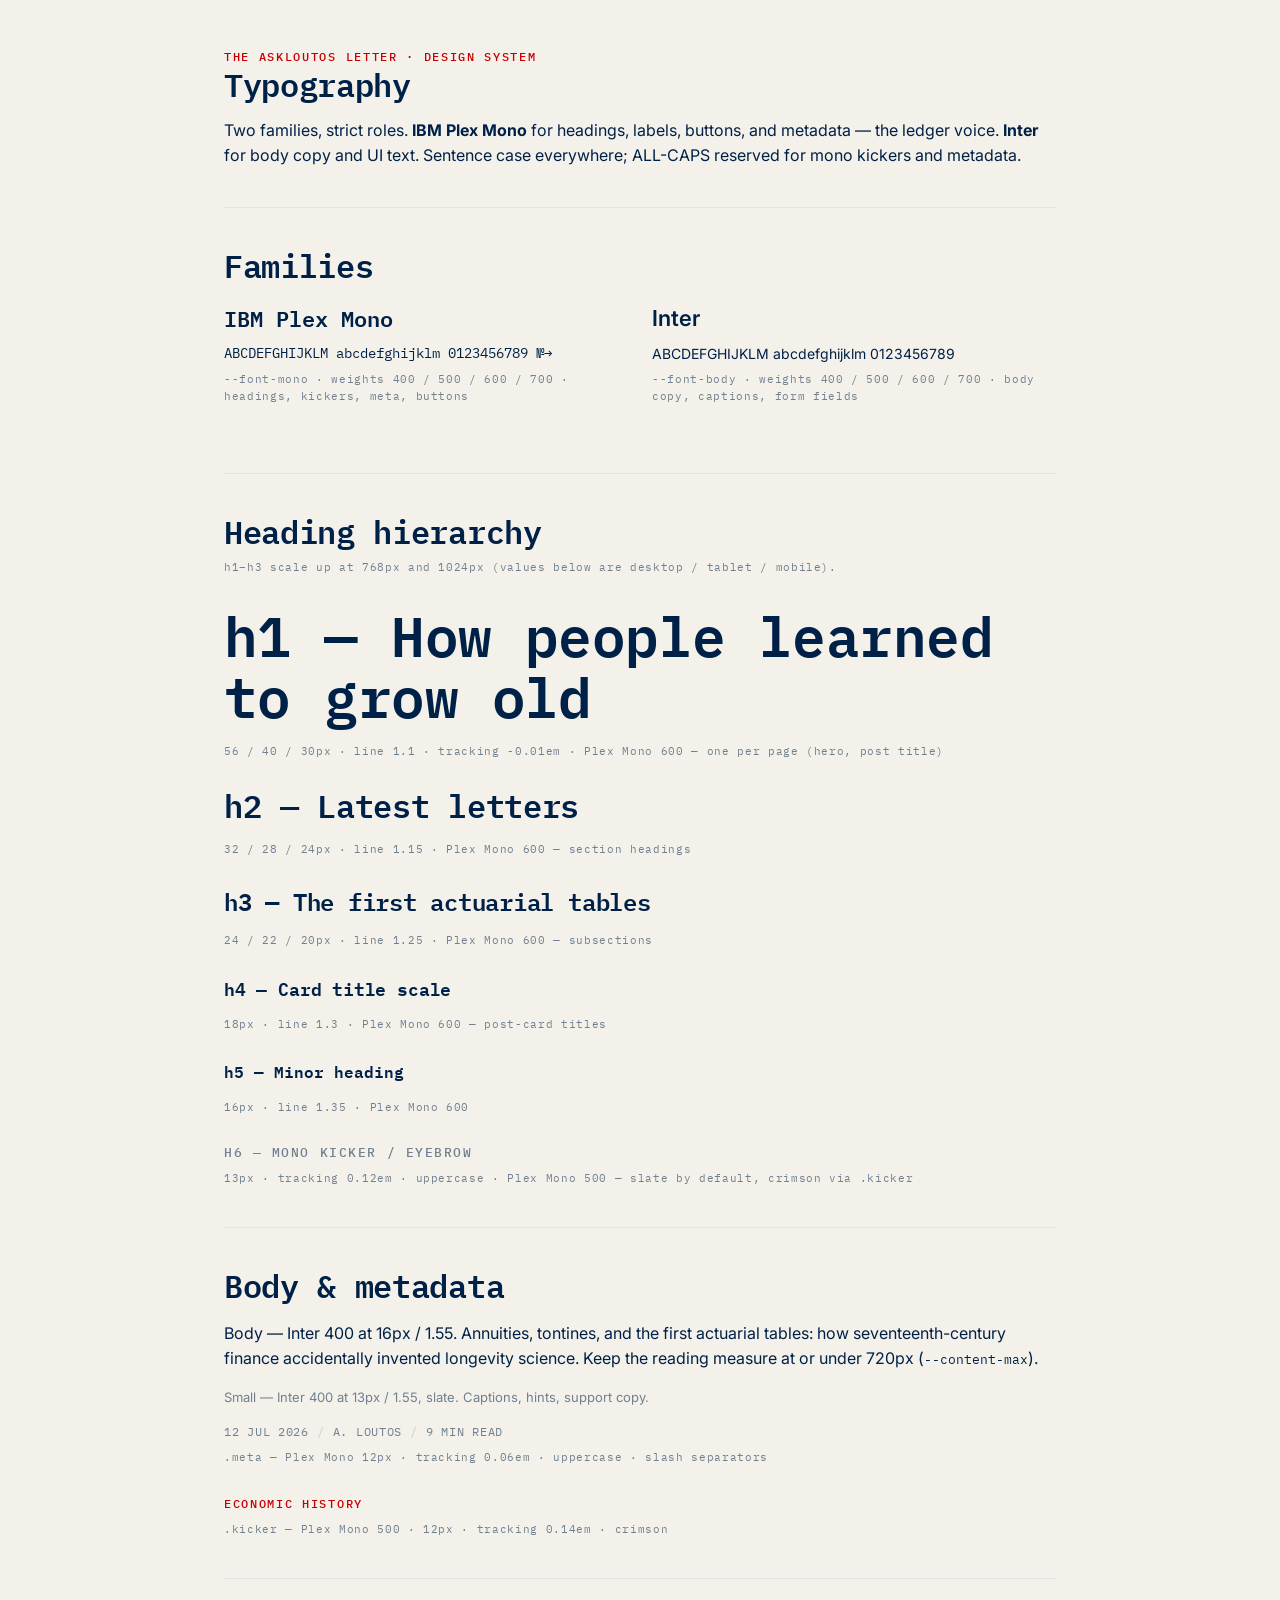
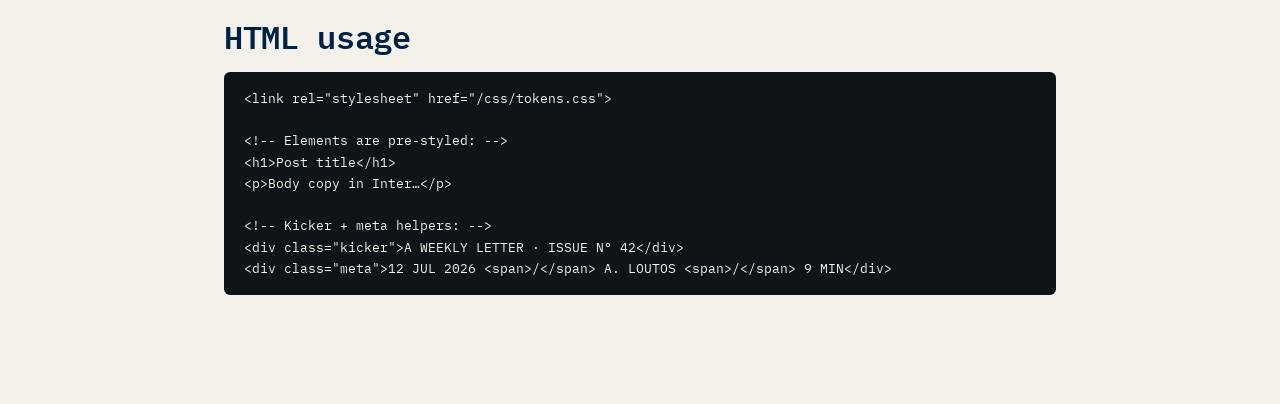
<file: assets/typography-guide.html>
<!doctype html>
<html lang="en">
<head>
<meta charset="utf-8">
<meta name="viewport" content="width=device-width, initial-scale=1">
<title>Askloutos Letter — Typography guide</title>
<link rel="stylesheet" href="../css/tokens.css">
<style>
  .wrap { max-width: 880px; margin: 0 auto; padding: 48px 24px 96px; }
  .spec { font-family: var(--font-mono); font-size: 11px; letter-spacing: 0.06em; color: var(--text-secondary); margin: 6px 0 28px; }
  .rule { border: none; border-top: 1px solid var(--border-subtle); margin: 40px 0; }
  .code { font-family: var(--font-mono); font-size: 12.5px; line-height: 1.7; background: var(--bg-dark); color: var(--text-inverse); border-radius: var(--radius); padding: 16px 20px; overflow-x: auto; }
  .two { display: grid; grid-template-columns: 1fr; gap: 24px; }
  @media (min-width: 768px) { .two { grid-template-columns: 1fr 1fr; } }
</style>
</head>
<body>
<div class="wrap">
  <div class="kicker">THE ASKLOUTOS LETTER · DESIGN SYSTEM</div>
  <h1 style="font-size:32px;">Typography</h1>
  <p>Two families, strict roles. <strong>IBM Plex Mono</strong> for headings, labels, buttons, and metadata — the ledger voice. <strong>Inter</strong> for body copy and UI text. Sentence case everywhere; ALL-CAPS reserved for mono kickers and metadata.</p>

  <hr class="rule">
  <h2>Families</h2>
  <div class="two">
    <div>
      <div style="font-family:var(--font-mono);font-size:22px;font-weight:600;">IBM Plex Mono</div>
      <div style="font-family:var(--font-mono);font-size:14px;margin-top:8px;">ABCDEFGHIJKLM abcdefghijklm 0123456789 №→</div>
      <div class="spec">--font-mono · weights 400 / 500 / 600 / 700 · headings, kickers, meta, buttons</div>
    </div>
    <div>
      <div style="font-family:var(--font-body);font-size:22px;font-weight:600;">Inter</div>
      <div style="font-family:var(--font-body);font-size:14px;margin-top:8px;">ABCDEFGHIJKLM abcdefghijklm 0123456789</div>
      <div class="spec">--font-body · weights 400 / 500 / 600 / 700 · body copy, captions, form fields</div>
    </div>
  </div>

  <hr class="rule">
  <h2>Heading hierarchy</h2>
  <p class="spec" style="margin-top:-8px;">h1–h3 scale up at 768px and 1024px (values below are desktop / tablet / mobile).</p>
  <h1>h1 — How people learned to grow old</h1>
  <div class="spec">56 / 40 / 30px · line 1.1 · tracking -0.01em · Plex Mono 600 — one per page (hero, post title)</div>
  <h2>h2 — Latest letters</h2>
  <div class="spec">32 / 28 / 24px · line 1.15 · Plex Mono 600 — section headings</div>
  <h3>h3 — The first actuarial tables</h3>
  <div class="spec">24 / 22 / 20px · line 1.25 · Plex Mono 600 — subsections</div>
  <h4>h4 — Card title scale</h4>
  <div class="spec">18px · line 1.3 · Plex Mono 600 — post-card titles</div>
  <h5>h5 — Minor heading</h5>
  <div class="spec">16px · line 1.35 · Plex Mono 600</div>
  <h6>h6 — Mono kicker / eyebrow</h6>
  <div class="spec">13px · tracking 0.12em · uppercase · Plex Mono 500 — slate by default, crimson via .kicker</div>

  <hr class="rule">
  <h2>Body &amp; metadata</h2>
  <p>Body — Inter 400 at 16px / 1.55. Annuities, tontines, and the first actuarial tables: how seventeenth-century finance accidentally invented longevity science. Keep the reading measure at or under 720px (<code style="font-family:var(--font-mono);font-size:13px;">--content-max</code>).</p>
  <p class="text-small">Small — Inter 400 at 13px / 1.55, slate. Captions, hints, support copy.</p>
  <div class="meta">12 JUL 2026 <span>/</span> A. LOUTOS <span>/</span> 9 MIN READ</div>
  <div class="spec" style="margin-top:8px;">.meta — Plex Mono 12px · tracking 0.06em · uppercase · slash separators</div>
  <div class="kicker">ECONOMIC HISTORY</div>
  <div class="spec" style="margin-top:8px;">.kicker — Plex Mono 500 · 12px · tracking 0.14em · crimson</div>

  <hr class="rule">
  <h2>HTML usage</h2>
<pre class="code">&lt;link rel="stylesheet" href="/css/tokens.css"&gt;

&lt;!-- Elements are pre-styled: --&gt;
&lt;h1&gt;Post title&lt;/h1&gt;
&lt;p&gt;Body copy in Inter…&lt;/p&gt;

&lt;!-- Kicker + meta helpers: --&gt;
&lt;div class="kicker"&gt;A WEEKLY LETTER · ISSUE Nº 42&lt;/div&gt;
&lt;div class="meta"&gt;12 JUL 2026 &lt;span&gt;/&lt;/span&gt; A. LOUTOS &lt;span&gt;/&lt;/span&gt; 9 MIN&lt;/div&gt;</pre>
</div>
</body>
</html>
</file>
<file: css/style.css>
/* ============================================================
   THE ASKLOUTOS LETTER — stylesheet index
   Single entry point loaded by every page (<link href="css/style.css">).
   Imports the design-system files in dependency order.
   tokens.css MUST come first — everything else references its vars.
   ============================================================ */

@import url('tokens.css');                    /* colors, type, spacing, base elements */

/* Layout */
@import url('layout-grid.css');
@import url('layout-flex.css');
@import url('layout-spacing.css');
@import url('responsive-breakpoints.css');

/* Components */
@import url('components-navigation.css');
@import url('components-hero.css');
@import url('components-cards.css');
@import url('components-buttons.css');
@import url('components-forms.css');
@import url('components-footer.css');
</file>
<file: css/tokens.css>
/* ============================================================
   THE ASKLOUTOS LETTER — DESIGN TOKENS
   tokens.css — drop-in CSS custom properties. No build step.
   Load FIRST, before all component/layout CSS.
   ============================================================ */

/* Webfonts (Google Fonts CDN) */
@import url('https://fonts.googleapis.com/css2?family=IBM+Plex+Mono:ital,wght@0,400;0,500;0,600;0,700;1,400&family=Inter:wght@400;500;600;700&display=swap');

:root {
  /* ---- Colors: base palette ---- */
  --color-cream:        #F4F1EA;  /* page background */
  --color-navy:         #002147;  /* Oxford Navy — primary ink */
  --color-slate:        #708090;  /* secondary text */
  --color-crimson:      #C60000;  /* accent (Beehiiv) — links, CTAs, active */
  --color-dark:         #0F1419;  /* dark navy-gray sections */
  --color-white:        #FFFFFF;
  --color-paper:        #FBFAF6;  /* card surface on cream */

  /* ---- Colors: tints & shades ---- */
  --color-navy-80:      #1A3859;  /* navy hover */
  --color-navy-60:      #4D6480;
  --color-navy-12:      #E0E4E9;  /* ghost/secondary hover fill */
  --color-slate-40:     #C5CCD3;  /* border */
  --color-slate-20:     #E2E6E9;  /* subtle border */
  --color-crimson-dark: #A30000;  /* crimson hover */
  --color-crimson-10:   #F8E5E5;
  --color-cream-dark:   #EAE6DC;  /* placeholder stripe */
  --color-dark-2:       #1A2129;  /* raised surface on dark */

  /* ---- Colors: semantic ---- */
  --bg-page:            var(--color-cream);
  --bg-card:            var(--color-paper);
  --bg-dark:            var(--color-dark);
  --bg-dark-raised:     var(--color-dark-2);
  --text-primary:       var(--color-navy);
  --text-secondary:     var(--color-slate);
  --text-inverse:       var(--color-cream);
  --text-inverse-muted: #8B98A5;
  --accent:             var(--color-crimson);
  --accent-hover:       var(--color-crimson-dark);
  --border:             var(--color-slate-40);
  --border-subtle:      var(--color-slate-20);
  --border-dark:        #2A3340;
  --link:               var(--color-crimson);
  --link-hover:         var(--color-crimson-dark);
  --focus-ring:         rgba(198, 0, 0, 0.35);

  /* ---- Typography: families ---- */
  --font-mono: 'IBM Plex Mono', 'SFMono-Regular', Menlo, monospace; /* headings, meta, labels, buttons */
  --font-body: 'Inter', 'Helvetica Neue', Arial, sans-serif;        /* body copy, UI */

  /* ---- Typography: scale (mobile-first; h1/h2 scale up via media queries below) ---- */
  --h1-size: 30px;  --h1-line: 1.1;   --h1-tracking: -0.01em;
  --h2-size: 24px;  --h2-line: 1.15;  --h2-tracking: -0.01em;
  --h3-size: 20px;  --h3-line: 1.25;  --h3-tracking: -0.01em;
  --h4-size: 18px;  --h4-line: 1.3;   --h4-tracking: -0.01em;
  --h5-size: 16px;  --h5-line: 1.35;  --h5-tracking: 0;
  --h6-size: 13px;  --h6-line: 1.4;   --h6-tracking: 0.12em;  /* mono uppercase kicker */
  --body-size: 16px;  --body-line: 1.55;
  --small-size: 13px; --small-line: 1.55;
  --meta-size: 12px;  --meta-tracking: 0.06em;   /* mono metadata */
  --kicker-tracking: 0.14em;                     /* mono uppercase eyebrows */

  /* ---- Weights ---- */
  --weight-regular: 400;
  --weight-medium: 500;
  --weight-semibold: 600;
  --weight-bold: 700;

  /* ---- Spacing scale ---- */
  --space-1: 4px;
  --space-2: 8px;
  --space-3: 12px;
  --space-4: 16px;
  --space-5: 24px;
  --space-6: 32px;
  --space-7: 48px;
  --space-8: 64px;
  --space-9: 96px;

  /* ---- Radius ---- */
  --radius: 6px;        /* the system radius */
  --radius-sm: 4px;     /* tags */

  /* ---- Shadows ---- */
  --shadow-subtle: 0 1px 2px rgba(15, 20, 25, 0.05);   /* resting cards */
  --shadow-medium: 0 4px 12px rgba(15, 20, 25, 0.10);  /* card hover */
  --shadow-hover:  0 8px 24px rgba(15, 20, 25, 0.14);  /* menus, popovers */

  /* ---- Layout ---- */
  --container-max: 1200px;
  --content-max: 720px;  /* reading measure */
}

/* Type scale grows on larger screens */
@media (min-width: 768px) {
  :root { --h1-size: 40px; --h2-size: 28px; --h3-size: 22px; }
}
@media (min-width: 1024px) {
  :root { --h1-size: 56px; --h2-size: 32px; --h3-size: 24px; }
}

/* ---- Base element styles ----
   <body class="…"> gets cream page + Inter automatically. */

/* Global border-box so width:100% + padding never overflows the viewport
   (prevents the mobile "loads zoomed in" symptom on full-width buttons). */
*, *::before, *::after { box-sizing: border-box; }

html { -webkit-text-size-adjust: 100%; }
body {
  margin: 0;
  background: var(--bg-page);
  color: var(--text-primary);
  font-family: var(--font-body);
  font-size: var(--body-size);
  line-height: var(--body-line);
  -webkit-font-smoothing: antialiased;
  overflow-x: hidden;
}
img, svg { max-width: 100%; height: auto; }
h1, h2, h3, h4, h5 {
  font-family: var(--font-mono);
  font-weight: var(--weight-semibold);
  color: var(--text-primary);
  margin: 0 0 var(--space-4);
  overflow-wrap: break-word;
}
h1 { font-size: var(--h1-size); line-height: var(--h1-line); letter-spacing: var(--h1-tracking); }
h2 { font-size: var(--h2-size); line-height: var(--h2-line); letter-spacing: var(--h2-tracking); }
h3 { font-size: var(--h3-size); line-height: var(--h3-line); letter-spacing: var(--h3-tracking); }
h4 { font-size: var(--h4-size); line-height: var(--h4-line); letter-spacing: var(--h4-tracking); }
h5 { font-size: var(--h5-size); line-height: var(--h5-line); }
h6 { /* mono uppercase kicker */
  font-family: var(--font-mono);
  font-weight: var(--weight-medium);
  font-size: var(--h6-size);
  line-height: var(--h6-line);
  letter-spacing: var(--h6-tracking);
  text-transform: uppercase;
  color: var(--text-secondary);
  margin: 0 0 var(--space-2);
}
p { margin: 0 0 var(--space-4); }
a { color: var(--link); }
a:hover { color: var(--link-hover); }
small, .text-small { font-size: var(--small-size); line-height: var(--small-line); color: var(--text-secondary); }

/* Mono metadata line: <div class="meta">12 JUL 2026 <span>/</span> A. LOUTOS</div> */
.meta {
  font-family: var(--font-mono);
  font-size: var(--meta-size);
  letter-spacing: var(--meta-tracking);
  text-transform: uppercase;
  color: var(--text-secondary);
  display: flex; flex-wrap: wrap; align-items: center; gap: var(--space-2);
}
.meta span { color: var(--color-slate-40); }

/* Crimson kicker: <div class="kicker">A WEEKLY LETTER</div> */
.kicker {
  font-family: var(--font-mono);
  font-weight: var(--weight-medium);
  font-size: 12px;
  letter-spacing: var(--kicker-tracking);
  text-transform: uppercase;
  color: var(--accent);
}
</file>
<file: css/components-buttons.css>
/* ============================================================
   COMPONENTS — BUTTONS
   Usage:
     <a class="btn btn-accent" href="…">Subscribe</a>
     <button class="btn btn-secondary btn-lg">Browse the archive →</button>
   Variants: btn-primary (navy, default) · btn-accent (crimson — one
   per view, the newsletter CTA) · btn-secondary (outline) ·
   btn-ghost · btn-inverse (cream fill, for dark sections)
   Sizes: btn-sm · (default md) · btn-lg   Modifier: btn-block
   States: :hover :active :focus-visible :disabled/.is-disabled
   ============================================================ */

.btn {
  display: inline-flex; align-items: center; justify-content: center; gap: var(--space-2);
  font-family: var(--font-mono); font-weight: var(--weight-medium);
  font-size: 14px; line-height: 1; letter-spacing: 0.02em;
  padding: 10px 20px;
  border-radius: var(--radius);
  border: 1px solid transparent;
  background: var(--color-navy); color: var(--color-cream);
  cursor: pointer; text-decoration: none; user-select: none;
  transition: background 150ms ease-out, border-color 150ms ease-out, color 150ms ease-out;
}
.btn:hover { background: var(--color-navy-80); color: var(--color-cream); }
.btn:active { transform: translateY(1px); }
.btn:focus-visible { outline: none; box-shadow: 0 0 0 3px var(--focus-ring); }
.btn:disabled, .btn.is-disabled { opacity: 0.45; cursor: not-allowed; pointer-events: none; }

/* Variants */
.btn-accent { background: var(--color-crimson); color: var(--color-white); }
.btn-accent:hover { background: var(--color-crimson-dark); color: var(--color-white); }

.btn-secondary { background: transparent; color: var(--color-navy); border-color: var(--border); }
.btn-secondary:hover { background: var(--color-navy-12); color: var(--color-navy); }

.btn-ghost { background: transparent; color: var(--color-navy); }
.btn-ghost:hover { background: var(--color-navy-12); color: var(--color-navy); }

.btn-inverse { background: var(--color-cream); color: var(--color-navy); }
.btn-inverse:hover { background: var(--color-white); color: var(--color-navy); }

/* Sizes */
.btn-sm { padding: 7px 14px; font-size: 13px; }
.btn-lg { padding: 13px 26px; font-size: 15px; }

/* Full width (mobile CTAs) */
.btn-block { display: flex; width: 100%; }
</file>
<file: css/components-cards.css>
/* ============================================================
   COMPONENTS — CARDS
   Blog post card:
     <a class="post-card" href="…">
       <div class="post-card-image"><span>article image</span></div>
       <div class="post-card-body">
         <div class="post-card-kicker">Economic history</div>
         <div class="post-card-title">Why the Dutch outlived their creditors</div>
         <p class="post-card-excerpt">Annuities, tontines…</p>
         <div class="meta">12 JUL 2026 <span>/</span> A. LOUTOS <span>/</span> 9 MIN</div>
       </div>
     </a>
   Add .post-card-horizontal for the list layout (image left) —
   it activates from 768px up; below that it stays stacked.
   Generic surface: .card
   ============================================================ */

.card {
  background: var(--bg-card);
  border: 1px solid var(--border-subtle);
  border-radius: var(--radius);
  box-shadow: var(--shadow-subtle);
  padding: var(--space-5);
}

.post-card {
  display: flex; flex-direction: column;
  background: var(--bg-card);
  border: 1px solid var(--border-subtle);
  border-radius: var(--radius);
  box-shadow: var(--shadow-subtle);
  overflow: hidden;
  text-decoration: none; color: inherit;
  transition: border-color 150ms ease-out, box-shadow 150ms ease-out;
}
.post-card:hover { border-color: var(--border); box-shadow: var(--shadow-medium); color: inherit; }
.post-card:hover .post-card-title { color: var(--color-crimson); }

/* Striped placeholder — swap for <img> in production:
   <img class="post-card-image" src="…" alt="…"> works too. */
.post-card-image {
  aspect-ratio: 16 / 9; width: 100%; object-fit: cover;
  background: repeating-linear-gradient(-45deg, var(--color-cream-dark) 0 10px, var(--color-cream) 10px 20px);
  border-bottom: 1px solid var(--border-subtle);
  display: grid; place-items: center;
}
.post-card-image > span {
  font-family: var(--font-mono); font-size: 11px; letter-spacing: 0.08em;
  color: var(--color-slate); background: var(--color-paper);
  border: 1px solid var(--border-subtle); border-radius: var(--radius-sm);
  padding: 4px 8px;
}

.post-card-body { padding: 18px 20px 20px; display: flex; flex-direction: column; gap: 10px; }
.post-card-kicker {
  font-family: var(--font-mono); font-size: 11px; font-weight: var(--weight-medium);
  letter-spacing: 0.12em; text-transform: uppercase; color: var(--color-crimson);
}
.post-card-title {
  font-family: var(--font-mono); font-weight: var(--weight-semibold);
  font-size: 18px; line-height: 1.3; letter-spacing: -0.01em;
  color: var(--color-navy);
  transition: color 150ms ease-out;
}
.post-card-excerpt { margin: 0; font-size: 14px; line-height: 1.55; color: var(--color-slate); }

/* Horizontal (list) layout from tablet up */
@media (min-width: 768px) {
  .post-card-horizontal { display: grid; grid-template-columns: 220px 1fr; }
  .post-card-horizontal .post-card-image {
    aspect-ratio: 4 / 3; height: 100%;
    border-bottom: none; border-right: 1px solid var(--border-subtle);
  }
}

/* Sidebar block (blog):
   <div class="sidebar-block"><div class="sidebar-title">CATEGORIES</div>…</div> */
.sidebar-block {
  background: var(--bg-card); border: 1px solid var(--border-subtle);
  border-radius: var(--radius); box-shadow: var(--shadow-subtle); padding: var(--space-5);
}
.sidebar-title {
  font-family: var(--font-mono); font-size: 11px; font-weight: var(--weight-medium);
  letter-spacing: 0.14em; color: var(--color-slate); margin-bottom: var(--space-4);
}

/* Compact recent-post link list inside sidebar */
.recent-list { display: flex; flex-direction: column; }
.recent-list a {
  display: flex; flex-direction: column; gap: 4px;
  padding: 10px 0; text-decoration: none;
  border-top: 1px solid var(--border-subtle);
}
.recent-list a:first-child { border-top: none; }
.recent-list a b {
  font-family: var(--font-mono); font-weight: var(--weight-semibold);
  font-size: 13.5px; line-height: 1.35; color: var(--color-navy);
}
.recent-list a:hover b { color: var(--color-crimson); }
</file>
<file: css/components-forms.css>
/* ============================================================
   COMPONENTS — FORMS
   Input:
     <label class="field">
       <span class="field-label">Email</span>
       <input class="input" type="email" placeholder="you@example.com">
       <span class="field-hint">One letter a week. No spam.</span>
     </label>
   Search:  <div class="search"><span class="search-icon"></span><input …></div>
   Tags:    <button class="tag is-active">All letters</button>
   Signup (Beehiiv stand-in): .signup / .signup-dark — see snippet below.
   ============================================================ */

.field { display: flex; flex-direction: column; gap: 6px; }
.field-label {
  font-family: var(--font-mono); font-size: 12px; font-weight: var(--weight-medium);
  letter-spacing: 0.08em; text-transform: uppercase; color: var(--color-slate);
}
.field-hint { font-size: 12px; color: var(--color-slate); }

.input {
  width: 100%; box-sizing: border-box;
  font-family: var(--font-body); font-size: 15px; color: var(--color-navy);
  background: var(--color-white);
  border: 1px solid var(--border); border-radius: var(--radius);
  padding: 11px 14px; outline: none;
  transition: border-color 150ms ease-out, box-shadow 150ms ease-out;
}
.input:focus { border-color: var(--color-crimson); box-shadow: 0 0 0 3px var(--focus-ring); }
.input::placeholder { color: var(--color-slate); }

/* Dark-section variant */
.input-dark { background: var(--bg-dark-raised); color: var(--color-cream); border-color: var(--border-dark); }
.input-dark:focus { border-color: var(--color-crimson); }

/* Search field (mono placeholder, geometric magnifier) */
.search {
  display: flex; align-items: center; gap: 10px;
  background: var(--color-white);
  border: 1px solid var(--border); border-radius: var(--radius);
  padding: 10px 14px;
  transition: border-color 150ms ease-out, box-shadow 150ms ease-out;
}
.search:focus-within { border-color: var(--color-crimson); box-shadow: 0 0 0 3px var(--focus-ring); }
.search input {
  font-family: var(--font-mono); font-size: 13px; color: var(--color-navy);
  border: none; outline: none; background: transparent; flex: 1; min-width: 0;
}
.search-icon { position: relative; width: 13px; height: 13px; flex: none; }
.search-icon::before {
  content: ''; position: absolute; top: 0; left: 0; width: 9px; height: 9px;
  border: 1.5px solid var(--color-slate); border-radius: 50%; box-sizing: border-box;
}
.search-icon::after {
  content: ''; position: absolute; bottom: 0; right: 0; width: 5px; height: 1.5px;
  background: var(--color-slate); transform: rotate(45deg); transform-origin: right;
}

/* Category tag / filter chip */
.tag {
  display: inline-flex; align-items: center;
  font-family: var(--font-mono); font-size: 11px; font-weight: var(--weight-medium);
  letter-spacing: 0.08em; text-transform: uppercase; line-height: 1;
  padding: 6px 10px; border-radius: var(--radius-sm);
  color: var(--color-slate); background: transparent;
  border: 1px solid var(--border); cursor: pointer;
  transition: color 150ms ease-out, border-color 150ms ease-out;
}
.tag:hover { color: var(--color-navy); border-color: var(--color-navy-60); }
.tag.is-active { color: var(--color-white); background: var(--color-crimson); border-color: var(--color-crimson); }

/* Beehiiv signup widget stand-in
   <div class="signup signup-dark">
     <div class="signup-kicker">THE ASKLOUTOS LETTER</div>
     <div class="signup-heading">Get the letter</div>
     <p class="signup-sub">One essay a week…</p>
     <form class="signup-row">
       <input class="input input-dark" type="email" placeholder="you@example.com">
       <button class="btn btn-accent">Subscribe</button>
     </form>
     <div class="signup-legal">Delivered via Beehiiv · newsletter.askloutos.com</div>
   </div>
   .signup-row stacks on mobile, becomes a row ≥768px. */
.signup-kicker {
  font-family: var(--font-mono); font-weight: var(--weight-medium); font-size: 12px;
  letter-spacing: 0.12em; color: var(--color-crimson); margin-bottom: 10px;
}
.signup-heading {
  font-family: var(--font-mono); font-weight: var(--weight-semibold);
  font-size: 26px; line-height: 1.2; color: var(--color-navy); margin-bottom: var(--space-2);
}
.signup-dark .signup-heading { color: var(--color-cream); }
.signup-sub { font-size: 14px; line-height: 1.55; color: var(--color-slate); margin: 0 0 18px; }
.signup-dark .signup-sub { color: var(--text-inverse-muted); }
.signup-row { display: flex; flex-direction: column; gap: 10px; }
@media (min-width: 768px) { .signup-row { flex-direction: row; } .signup-row .input { flex: 1; } }
.signup-legal {
  font-family: var(--font-mono); font-size: 11px; letter-spacing: 0.04em;
  color: var(--color-slate); margin-top: var(--space-3);
}
.signup-dark .signup-legal { color: var(--text-inverse-muted); }
</file>
<file: css/components-navigation.css>
/* ============================================================
   COMPONENTS — NAVIGATION
   Sticky header, desktop bar + mobile hamburger (CSS-only toggle
   via checkbox). Active link = crimson + 2px crimson underline.

   <header class="site-header">
     <div class="nav-inner">
       <a class="brand" href="/">
         <span class="brand-mark">A</span>
         <span class="brand-word">Askloutos Letter<i>_</i></span>
       </a>
       <input type="checkbox" id="nav-toggle" class="nav-toggle-input">
       <label for="nav-toggle" class="nav-toggle" aria-label="Menu"><span></span></label>
       <nav class="nav-links">
         <a class="nav-link is-active" href="/">Letters</a>
         <a class="nav-link" href="/longevity">Longevity</a>
         <a class="nav-link" href="/economic-history">Economic history</a>
         <a class="nav-link" href="/about">About</a>
         <a class="btn btn-accent btn-sm nav-cta" href="https://newsletter.askloutos.com">Subscribe</a>
       </nav>
     </div>
   </header>
   ============================================================ */

.site-header {
  position: sticky; top: 0; z-index: 50;
  background: rgba(244, 241, 234, 0.92);
  -webkit-backdrop-filter: blur(8px); backdrop-filter: blur(8px);
  border-bottom: 1px solid var(--border-subtle);
}
.nav-inner {
  max-width: var(--container-max); margin: 0 auto;
  display: flex; align-items: center; justify-content: space-between; gap: var(--space-4);
  padding: 12px 16px;
  flex-wrap: wrap;
}
@media (min-width: 768px) { .nav-inner { padding: 14px 32px; flex-wrap: nowrap; } }

/* Brand lockup (pure HTML/CSS; SVGs in /assets also work) */
.brand { display: inline-flex; align-items: center; gap: 10px; text-decoration: none; }
.brand-mark {
  position: relative; width: 32px; height: 32px; flex: none;
  background: var(--color-navy); border-radius: 5px;
  display: grid; place-items: center;
  font-family: var(--font-mono); font-weight: var(--weight-semibold);
  font-size: 18px; color: var(--color-cream); line-height: 1;
}
.brand-mark::before {
  content: ''; position: absolute; top: 0; left: 50%; transform: translateX(-50%);
  width: 3px; height: 6px; background: var(--color-crimson);
}
.brand-word {
  font-family: var(--font-mono); font-weight: var(--weight-bold);
  font-size: 17px; letter-spacing: -0.01em; color: var(--color-navy); white-space: nowrap;
}
.brand-word i { font-style: normal; color: var(--color-crimson); }

/* Hamburger — hidden from 768px up */
.nav-toggle-input { display: none; }
.nav-toggle {
  width: 44px; height: 44px; display: grid; place-items: center;
  border: 1px solid var(--border); border-radius: var(--radius);
  cursor: pointer; background: transparent;
}
.nav-toggle span, .nav-toggle span::before, .nav-toggle span::after {
  display: block; width: 18px; height: 2px; background: var(--color-navy);
  transition: transform 200ms ease, opacity 150ms ease; content: '';
}
.nav-toggle span { position: relative; }
.nav-toggle span::before { position: absolute; top: -6px; }
.nav-toggle span::after  { position: absolute; top: 6px; }
.nav-toggle-input:checked ~ .nav-toggle span { background: transparent; }
.nav-toggle-input:checked ~ .nav-toggle span::before { transform: translateY(6px) rotate(45deg); }
.nav-toggle-input:checked ~ .nav-toggle span::after  { transform: translateY(-6px) rotate(-45deg); }

/* Links: vertical expanding menu on mobile */
.nav-links { display: none; flex-direction: column; width: 100%; padding: 4px 0 20px; border-top: 1px solid var(--border-subtle); margin-top: 12px; }
.nav-toggle-input:checked ~ .nav-links { display: flex; }
.nav-link {
  font-family: var(--font-mono); font-size: 16px; font-weight: var(--weight-medium);
  letter-spacing: 0.02em; color: var(--color-navy); text-decoration: none;
  display: flex; align-items: center; justify-content: space-between;
  padding: 16px 4px; border-bottom: 1px solid var(--border-subtle);
  transition: color 150ms ease-out;
}
.nav-link::after { content: '→'; color: var(--color-slate-40); }
.nav-link:hover { color: var(--color-crimson); }
.nav-link.is-active { color: var(--color-crimson); }
.nav-link.is-active::after { color: var(--color-crimson); }
.nav-cta { margin-top: var(--space-4); width: 100%; }

/* Desktop bar from 768px */
@media (min-width: 768px) {
  .nav-toggle { display: none; }
  .nav-links {
    display: flex !important; flex-direction: row; align-items: center;
    width: auto; padding: 0; border-top: none; margin-top: 0; gap: 28px;
  }
  .nav-link {
    font-size: 13.5px; padding: 6px 2px;
    border-bottom: 2px solid transparent;
  }
  .nav-link::after { content: none; }
  .nav-link.is-active { border-bottom-color: var(--color-crimson); }
  .nav-cta { margin-top: 0; width: auto; }
}

/* ---- Pagination ----
   <nav class="pagination">
     <a class="page-btn" href="#">←</a>
     <a class="page-btn is-current" href="#">1</a> …
     <a class="page-btn" href="#">→</a>
   </nav> */
.pagination { display: flex; align-items: center; gap: 4px; justify-content: center; }
.page-btn {
  min-width: 36px; height: 36px; padding: 0 10px;
  display: inline-flex; align-items: center; justify-content: center;
  font-family: var(--font-mono); font-size: 13px; font-weight: var(--weight-medium);
  color: var(--color-navy); text-decoration: none;
  border: 1px solid transparent; border-radius: var(--radius);
  transition: color 150ms ease-out, border-color 150ms ease-out;
}
.page-btn:hover { color: var(--color-crimson); border-color: var(--border); }
.page-btn.is-current { background: var(--color-navy); color: var(--color-white); border-color: var(--color-navy); }
.page-btn.is-disabled { color: var(--color-slate-40); pointer-events: none; }

/* Load more (mobile alternative to pagination) */
.load-more {
  width: 100%; padding: 13px 0;
  font-family: var(--font-mono); font-size: 14px; font-weight: var(--weight-medium);
  letter-spacing: 0.02em; color: var(--color-navy);
  background: transparent; border: 1px dashed var(--border); border-radius: var(--radius);
  cursor: pointer; transition: color 150ms ease-out, border-color 150ms ease-out;
}
.load-more:hover { color: var(--color-crimson); border-color: var(--color-crimson); }
</file>
<file: css/components-hero.css>
/* ============================================================
   COMPONENTS — HERO
   <section class="hero section section-rule">
     <div class="container hero-grid">
       <div class="hero-copy">
         <div class="kicker">A WEEKLY LETTER · ISSUE Nº 42</div>
         <h1 class="hero-title">How people, and their money, learned to grow old</h1>
         <p class="hero-lede">The Askloutos Letter traces longevity…</p>
         <div class="hero-actions">
           <a class="btn btn-accent btn-lg" href="https://newsletter.askloutos.com">Subscribe free</a>
           <a class="btn btn-secondary btn-lg" href="#latest">Read the latest →</a>
         </div>
         <div class="meta mt-2">EVERY SUNDAY <span>/</span> 5-MINUTE READ <span>/</span> NO SPAM</div>
       </div>
       <div class="hero-media"><span>hero image: archival engraving</span></div>
     </div>
   </section>
   Media column appears only ≥1024px. Buttons stack on mobile.
   ============================================================ */

.hero-grid { display: flex; flex-direction: column; gap: var(--space-6); align-items: center; }
@media (min-width: 1024px) {
  .hero-grid { display: grid; grid-template-columns: 1.1fr 0.9fr; gap: var(--space-8); }
}

.hero-copy { display: flex; flex-direction: column; gap: var(--space-4); }
.hero-title {
  margin: 0;
  font-family: var(--font-mono); font-weight: var(--weight-semibold);
  font-size: var(--h1-size); line-height: var(--h1-line); letter-spacing: var(--h1-tracking);
  color: var(--color-navy);
}
.hero-lede { margin: 0; font-size: 15px; line-height: 1.6; color: var(--color-slate); max-width: 560px; }
@media (min-width: 768px) { .hero-lede { font-size: 17px; } }

.hero-actions { display: flex; flex-direction: column; gap: var(--space-3); margin-top: var(--space-2); }
.hero-actions .btn { width: 100%; }
@media (min-width: 768px) {
  .hero-actions { flex-direction: row; }
  .hero-actions .btn { width: auto; }
}

/* Striped placeholder — replace with <img class="hero-media"> */
.hero-media {
  display: none; aspect-ratio: 4 / 3; width: 100%;
  border-radius: var(--radius); border: 1px solid var(--border-subtle);
  background: repeating-linear-gradient(-45deg, var(--color-cream-dark) 0 10px, var(--color-cream) 10px 20px);
  place-items: center;
}
@media (min-width: 1024px) { .hero-media { display: grid; } }
.hero-media > span {
  font-family: var(--font-mono); font-size: 11px; letter-spacing: 0.08em;
  color: var(--color-slate); background: var(--color-paper);
  border: 1px solid var(--border-subtle); border-radius: var(--radius-sm); padding: 4px 8px;
}

/* Dark signup band wrapping the Beehiiv widget:
   <section class="signup-band"><div class="signup-band-inner">…signup…</div></section> */
.signup-band { background: var(--bg-dark); }
.signup-band-inner { max-width: 560px; margin: 0 auto; padding: var(--space-7) var(--space-4); }
@media (min-width: 768px) { .signup-band-inner { padding: 72px var(--space-6); text-align: center; } }
@media (min-width: 1024px) { .signup-band-inner { max-width: 720px; } }
</file>
<file: css/components-footer.css>
/* ============================================================
   COMPONENTS — FOOTER
   <footer class="site-footer">
     <div class="footer-inner">
       <div class="footer-grid">
         <div class="footer-brand">
           <a class="brand brand-inverse" href="/">…same brand markup…</a>
           <p>Essays on longevity and economic history. One letter a week.</p>
         </div>
         <div class="footer-col">
           <div class="footer-col-title">READ</div>
           <a href="#">Latest letters</a> …
         </div>
       </div>
       <div class="footer-legal">
         <span>© MMXXVI THE ASKLOUTOS LETTER</span>
         <span>ASKLOUTOS.COM · Nº 42 AND COUNTING</span>
       </div>
     </div>
   </footer>
   Single column on mobile → brand + 3 columns ≥768px.
   ============================================================ */

.site-footer { background: var(--bg-dark); color: var(--text-inverse); }
.footer-inner { max-width: var(--container-max); margin: 0 auto; padding: 40px 20px 28px; }
@media (min-width: 768px) { .footer-inner { padding: 56px 32px 32px; } }

.footer-grid { display: flex; flex-direction: column; gap: var(--space-6); }
@media (min-width: 768px) {
  .footer-grid { display: grid; grid-template-columns: 1.4fr repeat(3, 1fr); gap: var(--space-7); }
}

.footer-brand { display: flex; flex-direction: column; gap: 14px; }
.footer-brand p { margin: 0; font-size: 13px; line-height: 1.6; color: var(--text-inverse-muted); max-width: 280px; }

/* Inverse brand lockup on dark */
.brand-inverse .brand-mark { background: var(--color-cream); color: var(--color-navy); }
.brand-inverse .brand-word { color: var(--color-cream); }

.footer-col { display: flex; flex-direction: column; gap: 2px; }
.footer-col-title {
  font-family: var(--font-mono); font-size: 11px; font-weight: var(--weight-medium);
  letter-spacing: 0.14em; color: var(--color-slate); margin-bottom: var(--space-2);
}
.footer-col a {
  font-size: 13.5px; line-height: 2; color: var(--text-inverse-muted);
  text-decoration: none; transition: color 150ms ease-out;
}
.footer-col a:hover { color: var(--color-cream); }

.footer-legal {
  border-top: 1px solid var(--border-dark);
  margin-top: var(--space-6); padding-top: 20px;
  display: flex; flex-wrap: wrap; justify-content: space-between; gap: var(--space-3);
  font-family: var(--font-mono); font-size: 11px; letter-spacing: 0.06em;
  color: var(--text-inverse-muted);
}
@media (min-width: 768px) { .footer-legal { margin-top: var(--space-7); } }
</file>
<file: css/layout-grid.css>
/* ============================================================
   LAYOUT — 12-COLUMN GRID
   Usage:
     <div class="container">
       <div class="grid">
         <div class="col-12 col-md-6 col-lg-4">…</div>
       </div>
     </div>
   Mobile-first: .col-* applies everywhere, .col-md-* ≥768px,
   .col-lg-* ≥1024px.
   ============================================================ */

.container {
  max-width: var(--container-max);
  margin-left: auto; margin-right: auto;
  padding-left: var(--space-4); padding-right: var(--space-4);
}
@media (min-width: 768px)  { .container { padding-left: var(--space-6); padding-right: var(--space-6); } }
@media (min-width: 1024px) { .container { padding-left: var(--space-8); padding-right: var(--space-8); } }

.container-narrow { max-width: var(--content-max); margin-left: auto; margin-right: auto; padding-left: var(--space-4); padding-right: var(--space-4); }

.grid {
  display: grid;
  grid-template-columns: repeat(12, minmax(0, 1fr));
  gap: var(--space-4);
}
@media (min-width: 768px)  { .grid { gap: var(--space-5); } }

.col-1{grid-column:span 1}.col-2{grid-column:span 2}.col-3{grid-column:span 3}.col-4{grid-column:span 4}.col-5{grid-column:span 5}.col-6{grid-column:span 6}.col-7{grid-column:span 7}.col-8{grid-column:span 8}.col-9{grid-column:span 9}.col-10{grid-column:span 10}.col-11{grid-column:span 11}.col-12{grid-column:span 12}

@media (min-width: 768px) {
  .col-md-1{grid-column:span 1}.col-md-2{grid-column:span 2}.col-md-3{grid-column:span 3}.col-md-4{grid-column:span 4}.col-md-5{grid-column:span 5}.col-md-6{grid-column:span 6}.col-md-7{grid-column:span 7}.col-md-8{grid-column:span 8}.col-md-9{grid-column:span 9}.col-md-10{grid-column:span 10}.col-md-11{grid-column:span 11}.col-md-12{grid-column:span 12}
}
@media (min-width: 1024px) {
  .col-lg-1{grid-column:span 1}.col-lg-2{grid-column:span 2}.col-lg-3{grid-column:span 3}.col-lg-4{grid-column:span 4}.col-lg-5{grid-column:span 5}.col-lg-6{grid-column:span 6}.col-lg-7{grid-column:span 7}.col-lg-8{grid-column:span 8}.col-lg-9{grid-column:span 9}.col-lg-10{grid-column:span 10}.col-lg-11{grid-column:span 11}.col-lg-12{grid-column:span 12}
}

/* Card grids used on the homepage: 1 → 2 → 3 columns */
.card-grid { display: grid; grid-template-columns: 1fr; gap: var(--space-4); }
@media (min-width: 768px)  { .card-grid { grid-template-columns: repeat(2, 1fr); gap: var(--space-5); } }
@media (min-width: 1024px) { .card-grid { grid-template-columns: repeat(3, 1fr); } }

/* Blog layout: single column → content + sidebar */
.blog-layout { display: grid; grid-template-columns: 1fr; gap: var(--space-6); align-items: start; }
@media (min-width: 768px)  { .blog-layout { grid-template-columns: 1fr 260px; } }
@media (min-width: 1024px) { .blog-layout { grid-template-columns: 1fr 340px; gap: var(--space-7); } }
</file>
<file: css/layout-flex.css>
/* ============================================================
   LAYOUT — FLEXBOX UTILITIES
   <div class="flex items-center gap-3">…</div>
   ============================================================ */
.flex { display: flex; }
.flex-col { display: flex; flex-direction: column; }
.flex-wrap { flex-wrap: wrap; }
.flex-1 { flex: 1 1 0%; min-width: 0; }
.flex-none { flex: none; }

.items-start { align-items: flex-start; }
.items-center { align-items: center; }
.items-end { align-items: flex-end; }
.items-baseline { align-items: baseline; }
.items-stretch { align-items: stretch; }

.justify-start { justify-content: flex-start; }
.justify-center { justify-content: center; }
.justify-end { justify-content: flex-end; }
.justify-between { justify-content: space-between; }

.gap-1 { gap: var(--space-1); }
.gap-2 { gap: var(--space-2); }
.gap-3 { gap: var(--space-3); }
.gap-4 { gap: var(--space-4); }
.gap-5 { gap: var(--space-5); }
.gap-6 { gap: var(--space-6); }
.gap-7 { gap: var(--space-7); }

/* Stack on mobile, row from tablet up:
   <div class="flex-col md:flex-row gap-3"> equivalent → use .stack-md */
.stack-md { display: flex; flex-direction: column; }
@media (min-width: 768px) { .stack-md { flex-direction: row; } }
.stack-lg { display: flex; flex-direction: column; }
@media (min-width: 1024px) { .stack-lg { flex-direction: row; } }
</file>
<file: css/layout-spacing.css>
/* ============================================================
   LAYOUT — SPACING UTILITIES
   Scale: 1=4  2=8  3=12  4=16  5=24  6=32  7=48  8=64  9=96 (px)
   .mt-5 = margin-top 24px; .px-4 = horizontal padding 16px
   ============================================================ */
.m-0{margin:0}.mt-0{margin-top:0}.mb-0{margin-bottom:0}
.mt-1{margin-top:var(--space-1)}.mt-2{margin-top:var(--space-2)}.mt-3{margin-top:var(--space-3)}.mt-4{margin-top:var(--space-4)}.mt-5{margin-top:var(--space-5)}.mt-6{margin-top:var(--space-6)}.mt-7{margin-top:var(--space-7)}.mt-8{margin-top:var(--space-8)}
.mb-1{margin-bottom:var(--space-1)}.mb-2{margin-bottom:var(--space-2)}.mb-3{margin-bottom:var(--space-3)}.mb-4{margin-bottom:var(--space-4)}.mb-5{margin-bottom:var(--space-5)}.mb-6{margin-bottom:var(--space-6)}.mb-7{margin-bottom:var(--space-7)}.mb-8{margin-bottom:var(--space-8)}
.p-0{padding:0}
.p-2{padding:var(--space-2)}.p-3{padding:var(--space-3)}.p-4{padding:var(--space-4)}.p-5{padding:var(--space-5)}.p-6{padding:var(--space-6)}
.px-2{padding-left:var(--space-2);padding-right:var(--space-2)}.px-3{padding-left:var(--space-3);padding-right:var(--space-3)}.px-4{padding-left:var(--space-4);padding-right:var(--space-4)}.px-5{padding-left:var(--space-5);padding-right:var(--space-5)}.px-6{padding-left:var(--space-6);padding-right:var(--space-6)}
.py-2{padding-top:var(--space-2);padding-bottom:var(--space-2)}.py-3{padding-top:var(--space-3);padding-bottom:var(--space-3)}.py-4{padding-top:var(--space-4);padding-bottom:var(--space-4)}.py-5{padding-top:var(--space-5);padding-bottom:var(--space-5)}.py-6{padding-top:var(--space-6);padding-bottom:var(--space-6)}

/* Section rhythm: 48px mobile → 64 tablet → 96 desktop */
.section { padding-top: var(--space-7); padding-bottom: var(--space-7); }
@media (min-width: 768px)  { .section { padding-top: var(--space-8); padding-bottom: var(--space-8); } }
@media (min-width: 1024px) { .section { padding-top: var(--space-9); padding-bottom: var(--space-9); } }
.section-rule { border-bottom: 1px solid var(--border-subtle); }
</file>
<file: css/responsive-breakpoints.css>
/* ============================================================
   RESPONSIVE BREAKPOINTS
   Mobile-first. Design reference widths: 375 / 768 / 1920.
   Code breakpoints:
     base            → phones           (design ref 375)
     min-width 768px → tablet           (design ref 768)
     min-width 1024px → desktop & up    (design ref 1920)
   ============================================================ */

/* Visibility helpers */
.hide-mobile { display: none !important; }
@media (min-width: 768px) {
  .hide-mobile { display: revert !important; }
  .hide-tablet-up { display: none !important; }
}
@media (min-width: 1024px) {
  .hide-desktop { display: none !important; }
  .show-desktop-only { display: revert !important; }
}
.show-desktop-only { display: none !important; }

/* Text alignment per breakpoint */
.text-center { text-align: center; }
@media (min-width: 768px) { .md-text-center { text-align: center; } }
</file>
